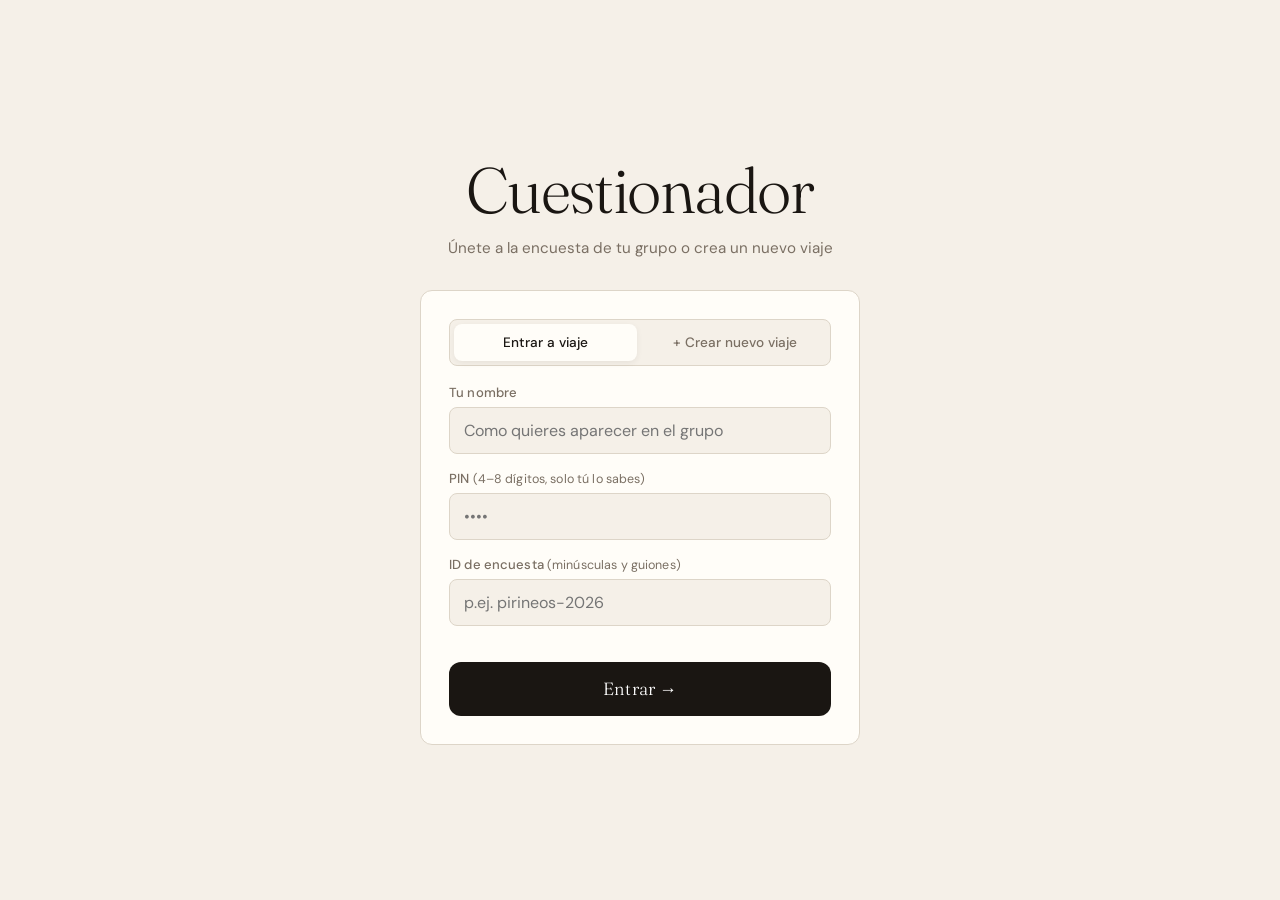
<file: src/index.html>
<!DOCTYPE html>
<html lang="es">
<head>
<meta charset="UTF-8">
<meta name="viewport" content="width=device-width, initial-scale=1.0">
<title>Cuestionador de viajes</title>
<link href="https://fonts.googleapis.com/css2?family=Fraunces:ital,opsz,wght@0,9..144,300;1,9..144,400&family=DM+Sans:wght@300;400;500;600;700&display=swap" rel="stylesheet">
<link rel="stylesheet" href="css/styles.css">
</head>
<body>

<!-- ═══════════════════════════ LOGIN / CREACIÓN ═════════════════════════ -->
<div id="login-screen">
  <div class="login-wrap">
    <header>
      <h1>Cuestionador</h1>
      <p style="margin-top:12px;color:var(--muted);font-size:0.95rem">Únete a la encuesta de tu grupo o crea un nuevo viaje</p>
    </header>
    <div class="card">
      <!-- Conmutador Entrar vs Crear -->
      <div class="login-mode-switch" style="display:grid;grid-template-columns:1fr 1fr;gap:6px;background:var(--bg);padding:4px;border-radius:8px;margin-bottom:18px;border:1px solid var(--border)">
        <button type="button" class="mode-tab active" id="tab-login-join">Entrar a viaje</button>
        <button type="button" class="mode-tab" id="tab-login-create">+ Crear nuevo viaje</button>
      </div>

      <div class="login-field">
        <label for="login-nombre">Tu nombre</label>
        <input type="text" id="login-nombre" placeholder="Como quieres aparecer en el grupo" autocomplete="name" maxlength="40">
      </div>
      <div class="login-field">
        <label for="login-pin">PIN <span style="color:var(--muted);font-size:0.78rem;font-weight:400">(4–8 dígitos, solo tú lo sabes)</span></label>
        <input type="password" id="login-pin" placeholder="••••" maxlength="8" inputmode="numeric" autocomplete="current-password">
      </div>
      <div class="login-field">
        <label for="login-eid">ID de encuesta <span style="color:var(--muted);font-size:0.78rem;font-weight:400">(minúsculas y guiones)</span></label>
        <input type="text" id="login-eid" placeholder="p.ej. pirineos-2026" autocomplete="off" maxlength="40">
      </div>

      <!-- Campos extra solo al crear nuevo viaje -->
      <div id="create-trip-fields" style="display:none;flex-direction:column;gap:14px;margin-top:12px;padding-top:12px;border-top:1px dashed var(--border)">
        <div class="login-field" style="margin-bottom:0">
          <label for="login-titulo">Título del viaje</label>
          <input type="text" id="login-titulo" placeholder="p.ej. Escapada Rural Diciembre" maxlength="80">
        </div>
        <div class="login-field" style="margin-bottom:0">
          <label for="login-plantilla">Plantilla inicial de preguntas</label>
          <select id="login-plantilla">
            <option value="vacia">✨ En blanco (0 preguntas, crear todo a medida)</option>
            <option value="minima">⚡ Mínima (Disponibilidad + Presupuesto + Notas)</option>
            <option value="completa">🧳 Completa de viaje (Plan, Casas, Precio, Transporte, Fechas, Notas)</option>
          </select>
        </div>
      </div>

      <div class="login-error" id="login-error"></div>
      <button class="btn-generate" id="btn-login" style="margin-top:20px">Entrar →</button>
      <button class="btn-generate" id="btn-create-trip" type="button" style="margin-top:20px;display:none;background:var(--accent2)">Crear viaje y entrar →</button>
    </div>
  </div>
</div>

<!-- ═══════════════════════════ SURVEY & POST-SURVEY ═════════════════════ -->
<div id="survey-screen" style="display:none">
  <header>
    <h1>Cuestionario de <em>vacas</em></h1>
    <div class="user-tag" id="user-tag">
      <span id="utag-nombre">—</span>
      <span class="eid" id="utag-eid"></span>
      <span class="poll-dot" id="poll-dot" title="Sincronización activa"></span>
      <button class="btn-logout" id="btn-logout" title="Cerrar sesión">✕</button>
    </div>
  </header>

  <!-- NAVEGACIÓN DE 3 ESPACIOS -->
  <nav class="mode-tabs" id="mode-tabs">
    <button type="button" class="mode-tab active" data-mode="survey">
      <span>1. Tu Cuestionario</span>
      <span class="tab-badge" id="badge-draft" style="display:none">● Borrador</span>
    </button>
    <button type="button" class="mode-tab" data-mode="consensus">
      <span>2. Consenso y Reformulario</span>
      <span class="tab-count" id="count-resp">0</span>
    </button>
    <button type="button" class="mode-tab" data-mode="debate">
      <span>3. Sala de Debate</span>
      <span class="tab-count" id="count-debate">0</span>
    </button>
  </nav>

  <div id="gas-status" style="max-width:880px;margin:0 auto 18px"></div>

  <!-- ── VISTA 1: ENCUESTA INDIVIDUAL ─────────────────────────────────── -->
  <div class="form-wrap" id="view-survey">

    <div id="questions-container" style="display:flex;flex-direction:column;gap:24px"></div>

    <!-- PROPONER NUEVA SECCIÓN -->
    <div class="card" id="add-question-card">
      <div class="card-title"><span class="num">+</span> Ampliar el cuestionario</div>
      <button class="add-opt-trigger" id="btn-toggle-add-q" type="button">+ Proponer una nueva pregunta al grupo</button>
      <div class="add-q-form" id="add-q-form">
        <div class="add-q-field">
          <label>Tipo de pregunta</label>
          <select id="add-q-tipo">
            <option value="checkbox">Selección múltiple (Checkbox)</option>
            <option value="voto-ponderado">Votación con puntos (-1, +1, +3)</option>
            <option value="radio">Selección única (Radio)</option>
            <option value="casas">Listado de casas (Nombre + Precio + URL)</option>
            <option value="slider">Rango numérico (Slider)</option>
            <option value="disponibilidad">Calendario y fechas (Disponibilidad)</option>
            <option value="textarea">Texto libre</option>
          </select>
        </div>
        <div class="add-q-field">
          <label>Texto de la pregunta</label>
          <input type="text" id="add-q-label" placeholder="p.ej. ¿Qué aspectos son imprescindibles?">
        </div>
        <div id="add-q-opciones-wrap" class="add-q-field">
          <label>Opciones iniciales</label>
          <div class="add-q-opts-container" id="add-q-opts-container">
            <div class="add-q-opt-row">
              <input type="text" placeholder="Opción 1">
              <button class="btn-remove" type="button">✕</button>
            </div>
          </div>
          <button class="btn-add-q-opt" type="button" id="btn-add-q-opt">+ Opción</button>
        </div>
        <div id="add-q-slider-wrap" style="display:none" class="add-q-field">
          <label>Configuración del rango</label>
          <div class="slider-config">
            <div><label>Mínimo</label><input type="number" id="aq-min" value="0"></div>
            <div><label>Máximo</label><input type="number" id="aq-max" value="100"></div>
            <div><label>Paso</label><input type="number" id="aq-step" value="10"></div>
          </div>
        </div>
        <button class="btn-propose" type="button" id="btn-submit-new-q">Proponer al grupo →</button>
      </div>
    </div>

    <!-- AUSENCIAS -->
    <div class="card" id="ausencias-card" style="display:none">
      <div class="card-title"><span class="num">👥</span> Probabilidades de asistencia</div>
      <p class="aus-note">Los votos son públicos y alimentan la simulación Monte Carlo de resiliencia del viaje.</p>
      <div style="font-size:0.85rem;color:var(--muted);margin-bottom:10px">¿Quién crees que es más probable que se caiga del plan? <span style="font-size:0.78rem">(puedes votarte a ti mismo)</span></div>
      <div class="options-list" id="aus-respondentes-list"></div>
      <div class="aus-prob">
        <div style="font-size:0.85rem;color:var(--muted);margin-bottom:10px">¿Cuánta probabilidad hay de que vayas tú?</div>
        <div class="price-display" id="aus-prob-display">80%</div>
        <input type="range" id="aus-prob-slider" min="0" max="100" step="5" value="80">
        <div class="price-labels"><span>0%</span><span>50%</span><span>100%</span></div>
      </div>
      <div class="aus-votos" id="aus-votos-publicos" style="display:none">
        <h4>Votos del grupo</h4>
        <div id="aus-votos-candidatos"></div>
      </div>
    </div>

    <!-- BARRA PERSISTENTE DE GUARDADO / ENVÍO -->
    <div class="sticky-submit-bar">
      <span class="sync-state" id="sticky-sync-state">Comprobando estado de tus respuestas…</span>
      <button class="btn-generate" id="btn-generate" type="button">Enviar mi respuesta →</button>
    </div>

  </div><!-- /view-survey -->

  <!-- ── VISTA 2: CONSENSO, FACTIBILIDAD Y REFORMULARIO ───────────────── -->
  <div class="wide-wrap" id="view-consensus" style="display:none">
    <div id="consensus-container" style="display:flex;flex-direction:column;gap:20px"></div>
  </div>

  <!-- ── VISTA 3: SALA DE DEBATE (DIFERIDO + DIRECTO) ─────────────────── -->
  <div class="wide-wrap" id="view-debate" style="display:none">
    <div id="debate-container"></div>
  </div>

</div><!-- /survey-screen -->

<script src="js/config.js"></script>
<script src="js/api.js"></script>
<script src="js/state.js"></script>
<script src="js/types.js"></script>
<script src="js/questions.js"></script>
<script src="js/proscontras.js"></script>
<script src="js/ausencias.js"></script>
<script src="js/forms.js"></script>
<script src="js/answers.js"></script>
<script src="js/reformulario.js"></script>
<script src="js/debate.js"></script>
<script src="js/polling.js"></script>
<script src="js/auth.js"></script>
<script src="js/main.js"></script>
</body>
</html>
</file>
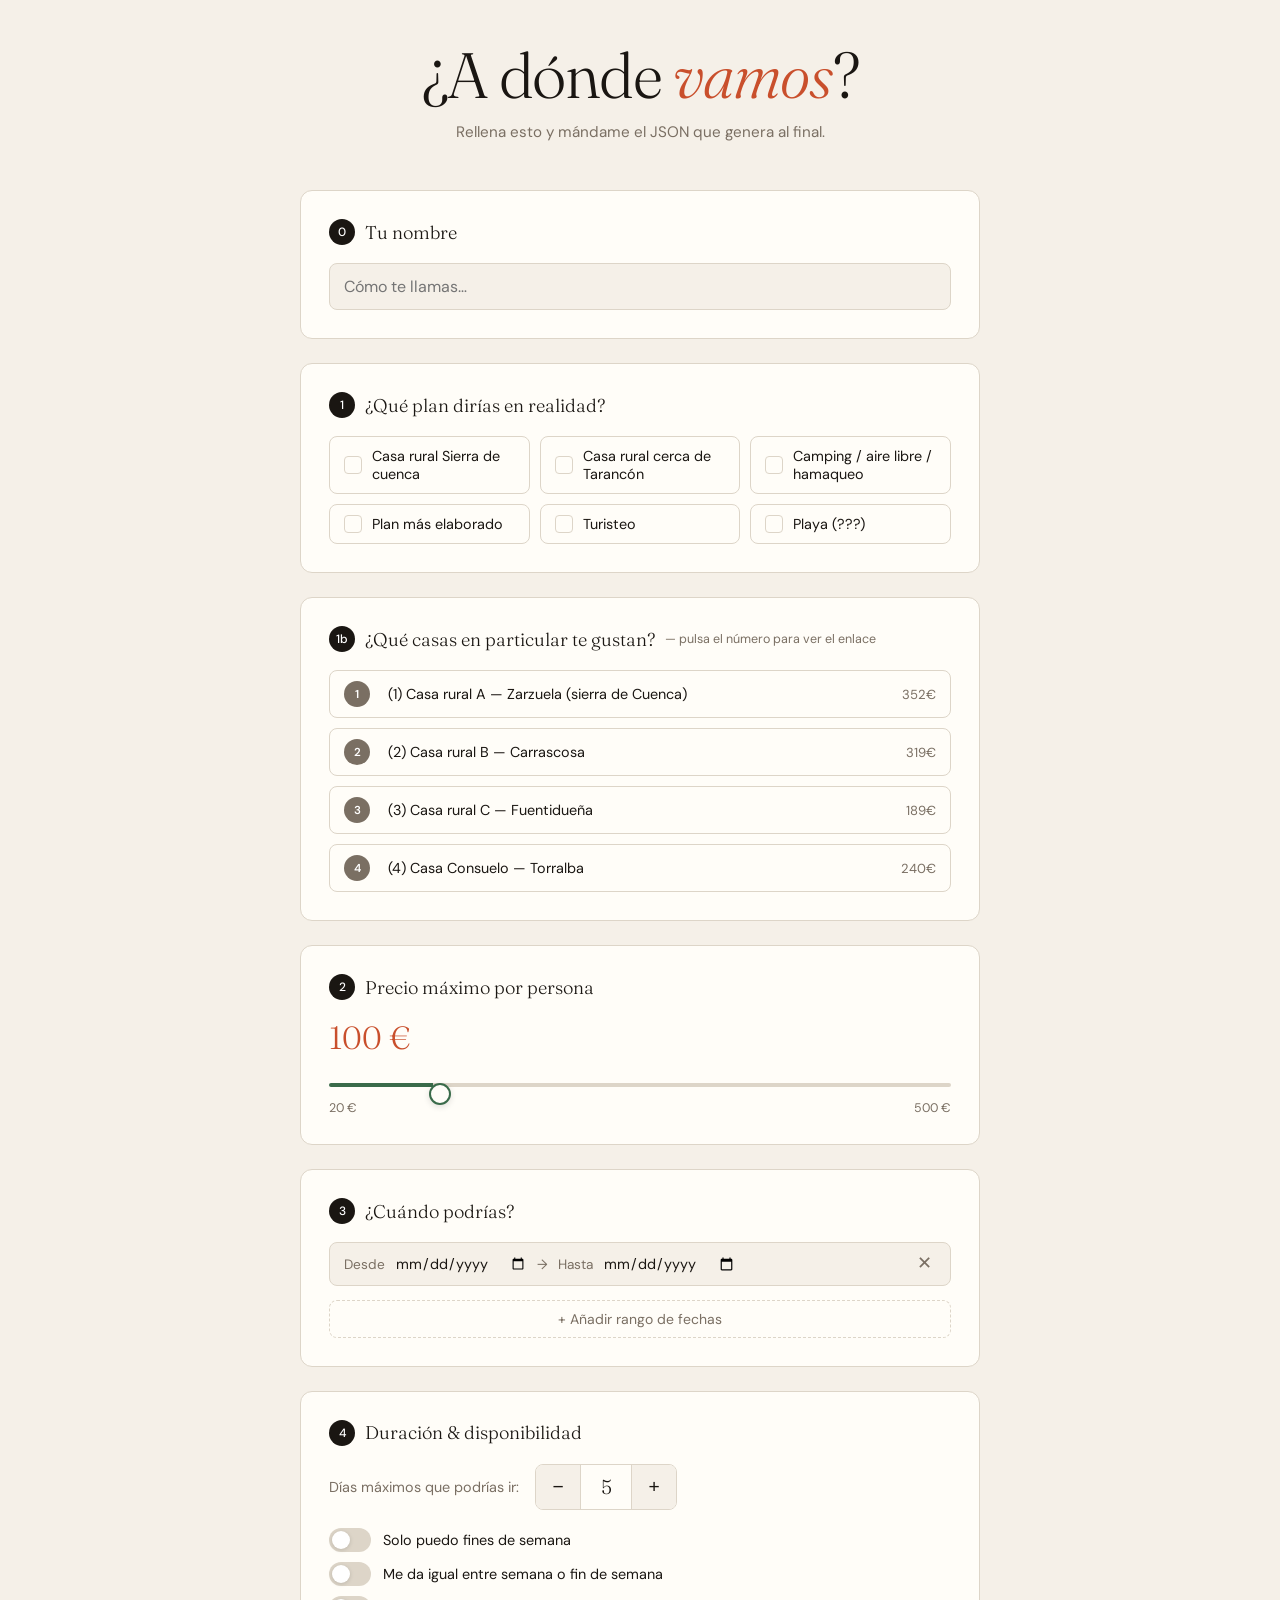
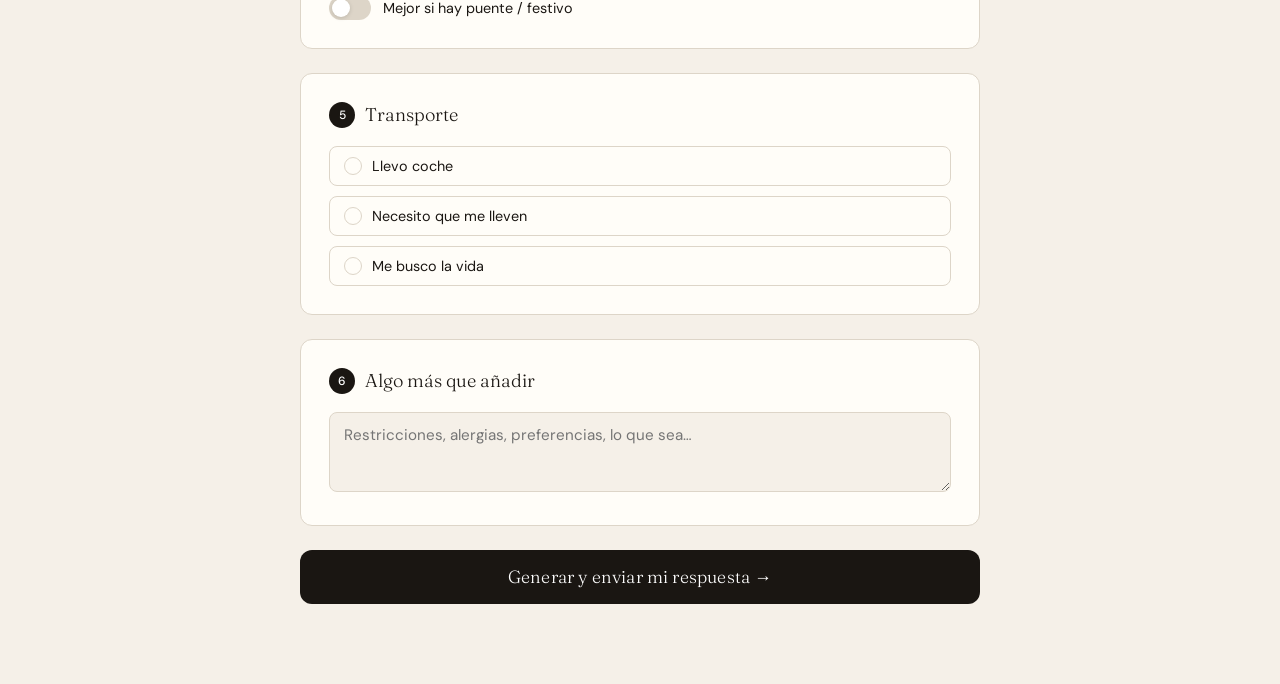
<file: encuesta_viaje.html>
<!DOCTYPE html>
<html lang="es">
<head>
<meta charset="UTF-8">
<meta name="viewport" content="width=device-width, initial-scale=1.0">
<title>¿A dónde vamos?</title>
<link href="https://fonts.googleapis.com/css2?family=Fraunces:ital,opsz,wght@0,9..144,300;1,9..144,400&family=DM+Sans:wght@300;400;500&display=swap" rel="stylesheet">
<style>
  *, *::before, *::after { box-sizing: border-box; margin: 0; padding: 0; }

  button, label, a, input, textarea {
    -webkit-tap-highlight-color: transparent;
    touch-action: manipulation;
  }

  :root {
    --bg: #f5f0e8;
    --card: #fffdf8;
    --ink: #1a1612;
    --muted: #7a6f63;
    --accent: #c94f2c;
    --accent2: #3a6b4a;
    --border: #ddd5c8;
    --radius: 12px;
  }

  body {
    font-family: 'DM Sans', sans-serif;
    background: var(--bg);
    color: var(--ink);
    min-height: 100vh;
    padding: 40px 20px 80px;
  }

  header {
    text-align: center;
    margin-bottom: 48px;
  }

  header h1 {
    font-family: 'Fraunces', serif;
    font-size: clamp(2.4rem, 6vw, 4rem);
    font-weight: 300;
    line-height: 1.1;
    letter-spacing: -0.02em;
  }

  header h1 em {
    font-style: italic;
    color: var(--accent);
  }

  header p {
    margin-top: 12px;
    color: var(--muted);
    font-size: 0.95rem;
  }

  .form-wrap {
    max-width: 680px;
    margin: 0 auto;
    display: flex;
    flex-direction: column;
    gap: 24px;
  }

  .card {
    background: var(--card);
    border: 1px solid var(--border);
    border-radius: var(--radius);
    padding: 28px;
  }

  .card-title {
    font-family: 'Fraunces', serif;
    font-size: 1.15rem;
    font-weight: 300;
    margin-bottom: 18px;
    display: flex;
    align-items: center;
    gap: 10px;
  }

  .card-title span.num {
    display: inline-flex;
    align-items: center;
    justify-content: center;
    width: 26px;
    height: 26px;
    border-radius: 50%;
    background: var(--ink);
    color: #fff;
    font-family: 'DM Sans', sans-serif;
    font-size: 0.75rem;
    font-weight: 500;
    flex-shrink: 0;
  }

  /* ── Nombre ── */
  input[type="text"] {
    width: 100%;
    border: 1px solid var(--border);
    border-radius: 8px;
    padding: 12px 14px;
    font-family: 'DM Sans', sans-serif;
    font-size: 1rem;
    background: var(--bg);
    color: var(--ink);
    outline: none;
    transition: border-color 0.2s;
  }
  input[type="text"]:focus { border-color: var(--accent); }

  /* ── Opciones destino ── */
  .options-grid {
    display: grid;
    grid-template-columns: repeat(auto-fill, minmax(190px, 1fr));
    gap: 10px;
  }

  .opt-label {
    display: flex;
    align-items: center;
    gap: 10px;
    padding: 10px 14px;
    border: 1px solid var(--border);
    border-radius: 8px;
    cursor: pointer;
    transition: border-color 0.15s, background 0.15s;
    font-size: 0.9rem;
    user-select: none;
  }

  .opt-label input {
    position: absolute;
    opacity: 0;
    pointer-events: none;
    width: 0; height: 0;
  }

  .opt-label .check {
    width: 18px; height: 18px;
    border: 1.5px solid var(--border);
    border-radius: 4px;
    flex-shrink: 0;
    transition: background 0.15s, border-color 0.15s;
    display: flex; align-items: center; justify-content: center;
  }

  .opt-label input:checked ~ .check {
    background: var(--accent2);
    border-color: var(--accent2);
  }

  .opt-label input:checked ~ .check::after {
    content: '';
    display: block;
    width: 5px; height: 9px;
    border: 2px solid #fff;
    border-top: none; border-left: none;
    transform: rotate(45deg) translate(-1px, -1px);
  }

  .opt-label:has(input:checked) {
    border-color: var(--accent2);
    background: #eef5f0;
  }

  /* ── Slider precio ── */
  .price-display {
    font-family: 'Fraunces', serif;
    font-size: 2rem;
    font-weight: 300;
    color: var(--accent);
    margin-bottom: 14px;
  }

  input[type="range"] {
    -webkit-appearance: none;
    appearance: none;
    width: 100%;
    height: 4px;
    border-radius: 2px;
    background: linear-gradient(to right, var(--accent2) var(--pct, 0%), var(--border) var(--pct, 0%));
    outline: none;
    cursor: pointer;
  }

  input[type="range"]::-webkit-slider-runnable-track {
    width: 100%; height: 4px; border-radius: 2px;
  }

  input[type="range"]::-webkit-slider-thumb {
    -webkit-appearance: none;
    width: 22px; height: 22px;
    border-radius: 50%;
    background: var(--card);
    border: 2px solid var(--accent2);
    box-shadow: 0 2px 6px rgba(0,0,0,0.12);
    transition: transform 0.15s;
  }

  input[type="range"]::-webkit-slider-thumb:active { transform: scale(1.15); }

  input[type="range"]::-moz-range-thumb {
    width: 22px; height: 22px;
    border-radius: 50%;
    background: var(--card);
    border: 2px solid var(--accent2);
    box-shadow: 0 2px 6px rgba(0,0,0,0.12);
    cursor: pointer;
  }

  input[type="range"]::-moz-range-track {
    height: 4px;
    border-radius: 2px;
    background: linear-gradient(to right, var(--accent2) var(--pct, 0%), var(--border) var(--pct, 0%));
  }

  .transport-opts {
    display: flex;
    flex-direction: column;
    gap: 10px;
  }

  /* Radio buttons reutilizan .opt-label; check-radio los hace circulares */
  .check-radio { border-radius: 50% !important; }
  .check-radio::after {
    width: 8px !important; height: 8px !important;
    border: none !important;
    border-radius: 50% !important;
    background: #fff;
    transform: none !important;
  }
  .opt-label input[type="radio"] {
    position: absolute;
    opacity: 0;
    pointer-events: none;
    width: 0; height: 0;
  }
  .opt-label:has(input[type="radio"]:checked) {
    border-color: var(--accent2);
    background: #eef5f0;
  }
  .opt-label input[type="radio"]:checked ~ .check-radio {
    background: var(--accent2);
    border-color: var(--accent2);
  }
  .opt-label.is-checked-radio {
    border-color: var(--accent2);
    background: #eef5f0;
  }

  .price-labels {
    display: flex;
    justify-content: space-between;
    font-size: 0.78rem;
    color: var(--muted);
    margin-top: 8px;
  }

  /* ── Días disponibles ── */
  .ranges-list {
    display: flex;
    flex-direction: column;
    gap: 10px;
    margin-bottom: 14px;
  }

  .date-range-row {
    display: flex;
    align-items: center;
    gap: 10px;
    background: var(--bg);
    border: 1px solid var(--border);
    border-radius: 8px;
    padding: 10px 14px;
    flex-wrap: wrap;
  }

  .date-range-row label { font-size: 0.85rem; color: var(--muted); white-space: nowrap; }

  .date-range-row input[type="date"] {
    border: none;
    background: transparent;
    font-family: 'DM Sans', sans-serif;
    font-size: 0.9rem;
    color: var(--ink);
    outline: none;
    cursor: pointer;
    padding: 0;
    width: auto;
  }

  .date-range-row .sep { color: var(--muted); font-size: 0.85rem; }

  .btn-remove {
    margin-left: auto;
    background: none;
    border: none;
    cursor: pointer;
    color: var(--muted);
    font-size: 1.1rem;
    line-height: 1;
    padding: 2px 4px;
    border-radius: 4px;
    transition: color 0.15s;
  }
  .btn-remove:hover { color: var(--accent); }

  .btn-add {
    display: inline-flex;
    align-items: center;
    gap: 6px;
    background: none;
    border: 1px dashed var(--border);
    border-radius: 8px;
    padding: 9px 16px;
    font-family: 'DM Sans', sans-serif;
    font-size: 0.875rem;
    color: var(--muted);
    cursor: pointer;
    transition: border-color 0.15s, color 0.15s;
    width: 100%;
    justify-content: center;
  }
  .btn-add:hover { border-color: var(--accent2); color: var(--accent2); }

  /* ── Días máximos ── */
  .dias-row {
    display: flex;
    align-items: center;
    gap: 16px;
    flex-wrap: wrap;
  }

  .stepper {
    display: flex;
    align-items: center;
    gap: 0;
    border: 1px solid var(--border);
    border-radius: 8px;
    overflow: hidden;
  }

  .stepper button {
    background: var(--bg);
    border: none;
    width: 44px;
    height: 44px;
    font-size: 1.2rem;
    cursor: pointer;
    color: var(--ink);
    transition: background 0.15s;
  }
  .stepper button:hover { background: var(--border); }

  .stepper span {
    width: 52px;
    text-align: center;
    font-family: 'Fraunces', serif;
    font-size: 1.25rem;
    font-weight: 300;
    border-left: 1px solid var(--border);
    border-right: 1px solid var(--border);
    line-height: 44px;
  }

  /* ── Toggle fines de semana ── */
  .toggle-wrap {
    display: flex;
    flex-direction: column;
    gap: 10px;
    margin-top: 18px;
  }

  .toggle-label {
    display: flex;
    align-items: center;
    gap: 12px;
    cursor: pointer;
    font-size: 0.9rem;
    user-select: none;
  }

  .toggle-label input {
    position: absolute;
    opacity: 0;
    pointer-events: none;
    width: 0; height: 0;
  }

  .toggle-pill {
    width: 42px; height: 24px;
    border-radius: 12px;
    background: var(--border);
    position: relative;
    flex-shrink: 0;
    transition: background 0.2s;
  }

  .toggle-pill::after {
    content: '';
    position: absolute;
    top: 3px; left: 3px;
    width: 18px; height: 18px;
    border-radius: 50%;
    background: #fff;
    transition: transform 0.2s;
    box-shadow: 0 1px 4px rgba(0,0,0,0.15);
  }

  .toggle-label input:checked + .toggle-pill { background: var(--accent2); }
  .toggle-label input:checked + .toggle-pill::after { transform: translateX(18px); }

  /* ── Notas ── */
  textarea {
    width: 100%;
    border: 1px solid var(--border);
    border-radius: 8px;
    padding: 12px 14px;
    font-family: 'DM Sans', sans-serif;
    font-size: 0.95rem;
    background: var(--bg);
    color: var(--ink);
    outline: none;
    resize: vertical;
    min-height: 80px;
    transition: border-color 0.2s;
  }
  textarea:focus { border-color: var(--accent); }

  /* ── Botón generar ── */
  .btn-generate {
    width: 100%;
    padding: 16px;
    background: var(--ink);
    color: #fff;
    border: none;
    border-radius: var(--radius);
    font-family: 'Fraunces', serif;
    font-size: 1.1rem;
    font-weight: 300;
    letter-spacing: 0.01em;
    cursor: pointer;
    transition: background 0.2s, transform 0.15s;
  }
  .btn-generate:hover { background: #2e2820; transform: translateY(-1px); }
  .btn-generate:active { transform: translateY(0); }

  /* ── Output JSON ── */
  .output-box {
    display: none;
  }

  .output-box.visible { display: block; }

  .output-box pre {
    background: #1a1612;
    color: #e8dfd0;
    border-radius: var(--radius);
    padding: 22px;
    font-size: 0.82rem;
    line-height: 1.6;
    overflow-x: auto;
    white-space: pre-wrap;
    word-break: break-all;
  }

  .output-actions {
    display: flex;
    gap: 10px;
    margin-top: 12px;
  }

  .btn-copy, .btn-dl {
    flex: 1;
    padding: 12px;
    border-radius: 8px;
    font-family: 'DM Sans', sans-serif;
    font-size: 0.9rem;
    cursor: pointer;
    transition: opacity 0.15s;
    border: none;
  }

  .btn-copy { background: var(--accent2); color: #fff; }
  .btn-dl { background: var(--accent); color: #fff; }
  .btn-copy:hover, .btn-dl:hover { opacity: 0.85; }

  .copied-toast {
    display: none;
    text-align: center;
    font-size: 0.85rem;
    color: var(--accent2);
    margin-top: 8px;
  }

  /* ── Casas con enlace numerado ── */
  .casa-row {
    display: flex;
    align-items: center;
    gap: 8px;
    padding: 10px 14px;
    border: 1px solid var(--border);
    border-radius: 8px;
    transition: border-color 0.15s, background 0.15s;
  }
  .casa-row:has(input:checked) { border-color: var(--accent2); background: #eef5f0; }

  .casa-num {
    display: inline-flex;
    align-items: center;
    justify-content: center;
    width: 26px; height: 26px;
    border-radius: 50%;
    background: var(--muted);
    color: #fff;
    font-size: 0.72rem;
    font-weight: 600;
    text-decoration: none;
    flex-shrink: 0;
    transition: background 0.15s;
    font-family: 'DM Sans', sans-serif;
  }
  .casa-num:hover { background: var(--accent); }

  .casa-label {
    display: flex;
    align-items: center;
    gap: 10px;
    cursor: pointer;
    font-size: 0.9rem;
    user-select: none;
    flex: 1;
  }
  .casa-label input {
    position: absolute;
    opacity: 0;
    pointer-events: none;
    width: 0; height: 0;
  }
  .casa-label:has(input:checked) .check { background: var(--accent2); border-color: var(--accent2); }
  .casa-label:has(input:checked) .check::after {
    content: '';
    display: block;
    width: 5px; height: 9px;
    border: 2px solid #fff;
    border-top: none; border-left: none;
    transform: rotate(45deg) translate(-1px, -1px);
  }

  .casa-precio {
    margin-left: auto;
    font-size: 0.82rem;
    color: var(--muted);
    white-space: nowrap;
  }
</style>
</head>
<body>

<header>
  <h1>¿A dónde <em>vamos</em>?</h1>
  <p>Rellena esto y mándame el JSON que genera al final.</p>
</header>

<div class="form-wrap">

  <!-- 0. Nombre -->
  <div class="card">
    <div class="card-title"><span class="num">0</span> Tu nombre</div>
    <input type="text" id="nombre" placeholder="Cómo te llamas…">
  </div>

  <!-- 1. Opciones destino -->
  <div class="card">
    <div class="card-title"><span class="num">1</span> ¿Qué plan dirías en realidad?</div>
    <div class="options-grid" id="opciones-grid">
      <!-- generadas por JS -->
    </div>
  </div>
  <!-- 1b. Casas rurales específicas -->
  <div class="card">
    <div class="card-title"><span class="num">1b</span> ¿Qué casas en particular te gustan? <span style="font-size:0.78rem;color:var(--muted);font-family:'DM Sans',sans-serif;font-weight:400"> — pulsa el número para ver el enlace</span></div>
    <div id="casas-grid" style="display:flex; flex-direction:column; gap:10px;"></div>
  </div>

  <!-- 2. Precio máximo -->
  <div class="card">
    <div class="card-title"><span class="num">2</span> Precio máximo por persona</div>
    <div class="price-display" id="price-val">100 €</div>
    <input type="range" id="precio" min="20" max="500" step="20" value="100">
    <div class="price-labels"><span>20 €</span><span>500 €</span></div>
  </div>

  <!-- 3. Rangos de fechas disponibles -->
  <div class="card">
    <div class="card-title"><span class="num">3</span> ¿Cuándo podrías?</div>
    <div class="ranges-list" id="ranges-list"></div>
    <button class="btn-add">+ Añadir rango de fechas</button>
  </div>

  <!-- 4. Días máximos + disponibilidad fin de semana -->
  <div class="card">
    <div class="card-title"><span class="num">4</span> Duración &amp; disponibilidad</div>
    <div class="dias-row">
      <span style="font-size:0.9rem; color:var(--muted)">Días máximos que podrías ir:</span>
      <div class="stepper">
        <button>−</button>
        <span id="dias-val">5</span>
        <button>+</button>
      </div>
    </div>
    <div class="toggle-wrap">
      <label class="toggle-label">
        <input type="checkbox" id="solo-finde">
        <span class="toggle-pill"></span>
        Solo puedo fines de semana
      </label>
      <label class="toggle-label">
        <input type="checkbox" id="me-da-igual">
        <span class="toggle-pill"></span>
        Me da igual entre semana o fin de semana
      </label>
      <label class="toggle-label">
        <input type="checkbox" id="puente">
        <span class="toggle-pill"></span>
        Mejor si hay puente / festivo
      </label>
    </div>
  </div>

  <!-- 5. Transporte -->
  <div class="card">
    <div class="card-title"><span class="num">5</span> Transporte</div>
    <div class="transport-opts" id="transport-opts">
      <label class="opt-label">
        <input type="radio" name="transporte" value="llevo-coche">
        <span class="check check-radio"></span>
        Llevo coche
      </label>
      <label class="opt-label">
        <input type="radio" name="transporte" value="necesito">
        <span class="check check-radio"></span>
        Necesito que me lleven
      </label>
      <label class="opt-label">
        <input type="radio" name="transporte" value="propio">
        <span class="check check-radio"></span>
        Me busco la vida
      </label>
    </div>
    <div id="plazas-wrap" style="display:none; margin-top:14px; align-items:center; gap:12px; flex-wrap:wrap;">
      <span style="font-size:0.9rem; color:var(--muted)">Plazas libres en mi coche:</span>
      <div class="stepper" id="stepper-plazas">
        <button type="button">−</button>
        <span id="plazas-val">3</span>
        <button type="button">+</button>
      </div>
    </div>
  </div>

  <!-- 6. Notas -->
  <div class="card">
    <div class="card-title"><span class="num">6</span> Algo más que añadir</div>
    <textarea id="notas" placeholder="Restricciones, alergias, preferencias, lo que sea…"></textarea>
  </div>

  <div id="gas-status" style="display:none; text-align:center; font-size:0.85rem; padding:8px; border-radius:8px; margin-bottom:-8px;"></div>
  <button class="btn-generate">Generar y enviar mi respuesta →</button>

  <div class="output-box" id="output-box">
    <div class="card">
      <div class="card-title" style="margin-bottom:12px"><span class="num">✓</span> Tu respuesta</div>
      <pre id="output-json"></pre>
      <div class="output-actions">
        <button class="btn-copy">Copiar</button>
        <button class="btn-dl">Descargar .json</button>
      </div>
      <div class="copied-toast" id="copied-toast">Copiao al portapapeles</div>
    </div>
  </div>

</div>

<script>
document.addEventListener('DOMContentLoaded', () => {

  // ── CONFIGURACIÓN ─────────────────────────────────────────────────────
  // Pega aquí la URL de tu Google Apps Script desplegado (o déjalo vacío
  // para modo solo-local: el JSON se muestra pero no se envía).
  const GAS_URL = 'https://script.google.com/macros/s/AKfycbyyusk-rXLkp3mSzCcR4kPBRdf94Dr6V44Yhnd_u0WcHfMXcRzjXai22WeRVXDXMV57BA/exec';

  const OPCIONES = [
    "Casa rural Sierra de cuenca",
    "Casa rural cerca de Tarancón",
    "Camping / aire libre / hamaqueo",
    "Plan más elaborado",
    "Turisteo",
    "Playa (???)"
  ];

  const PLANES = [
    { nombre: "Casa rural A — Zarzuela (sierra de Cuenca)", precio: "352€", url: "https://www.airbnb.es/rooms/27416516?adults=5&check_in=2026-03-27&check_out=2026-03-29" },
    { nombre: "Casa rural B — Carrascosa",                  precio: "319€", url: "https://www.airbnb.es/rooms/1527395547779642775?adults=5&check_in=2026-03-27&check_out=2026-03-29" },
    { nombre: "Casa rural C — Fuentidueña",                 precio: "189€", url: "https://www.airbnb.es/rooms/33527166?adults=5&check_in=2026-03-27&check_out=2026-03-29" },
    { nombre: "Casa Consuelo — Torralba",                   precio: "240€", url: "https://www.booking.com/hotel/es/casa-consuelo-torralba-cuenca.es.html" },
  ];

  const LS_KEY = 'viaje_draft';
  let dias = 5;
  let plazas = 3;
  let rangeCount = 0;
  let jsonDataCache = '';
  let nombreDataCache = '';
  let debounceTimer = null;

  // ── PERSISTENCIA localStorage ─────────────────────────────────────────
  function guardarBorrador() {
    try {
      const rangos = Array.from(document.querySelectorAll('.date-range-row')).map(row => ({
        desde: row.querySelector('.range-from').value || null,
        hasta: row.querySelector('.range-to').value || null,
      }));
      const draft = {
        nombre:     document.getElementById('nombre').value,
        opciones:   Array.from(document.querySelectorAll('.opt-label input[type=checkbox]:checked')).map(c => c.value),
        casas:      Array.from(document.querySelectorAll('.casa-label input:checked')).map(c => c.value),
        precio:     document.getElementById('precio').value,
        dias,
        plazas,
        transporte: (document.querySelector('input[name=transporte]:checked') || {}).value || null,
        soloFinde:  document.getElementById('solo-finde').checked,
        meDaIgual:  document.getElementById('me-da-igual').checked,
        puente:     document.getElementById('puente').checked,
        rangos,
        notas:      document.getElementById('notas').value,
      };
      localStorage.setItem(LS_KEY, JSON.stringify(draft));
    } catch (e) { /* localStorage bloqueado en algunos contextos privados */ }
  }

  function triggerGuardar() {
    clearTimeout(debounceTimer);
    debounceTimer = setTimeout(guardarGuardar, 800);
  }
  // alias para evitar confusión
  function triggerSave() {
    clearTimeout(debounceTimer);
    debounceTimer = setTimeout(guardarBorrador, 800);
  }

  function restaurarBorrador(draft) {
    if (!draft) return;
    if (draft.nombre)   document.getElementById('nombre').value = draft.nombre;
    if (draft.precio)  { document.getElementById('precio').value = draft.precio; updateSlider(); }
    if (draft.dias)    { dias = draft.dias; document.getElementById('dias-val').textContent = dias; }
    if (draft.plazas)  { plazas = draft.plazas; document.getElementById('plazas-val').textContent = plazas; }
    if (draft.notas)    document.getElementById('notas').value = draft.notas;
    if (draft.soloFinde) document.getElementById('solo-finde').checked = true;
    if (draft.meDaIgual) document.getElementById('me-da-igual').checked = true;
    if (draft.puente)    document.getElementById('puente').checked = true;

    // Opciones
    if (draft.opciones) {
      document.querySelectorAll('.opt-label input[type=checkbox]').forEach(inp => {
        if (draft.opciones.includes(inp.value)) {
          inp.checked = true;
          inp.closest('.opt-label').classList.add('is-checked');
        }
      });
    }
    // Casas
    if (draft.casas) {
      document.querySelectorAll('.casa-label input').forEach(inp => {
        if (draft.casas.includes(inp.value)) {
          inp.checked = true;
          inp.closest('.casa-row').classList.add('is-checked');
        }
      });
    }
    // Transporte
    if (draft.transporte) {
      const r = document.querySelector(`input[name=transporte][value="${draft.transporte}"]`);
      if (r) {
        r.checked = true;
        r.closest('.opt-label').classList.add('is-checked-radio');
        if (draft.transporte === 'llevo-coche') {
          document.getElementById('plazas-wrap').style.display = 'flex';
        }
      }
    }
    // Rangos (elimina el inicial vacío y reconstruye)
    if (draft.rangos && draft.rangos.length) {
      document.getElementById('ranges-list').innerHTML = '';
      rangeCount = 0;
      draft.rangos.forEach(r => {
        addRange(r.desde, r.hasta);
      });
    }
  }

  // ── INIT DOM ──────────────────────────────────────────────────────────
  function initDOM() {
    // Opciones de destino
    const gridOpciones = document.getElementById('opciones-grid');
    OPCIONES.forEach(op => {
      const lbl = document.createElement('label');
      lbl.className = 'opt-label';
      const input = document.createElement('input');
      input.type = 'checkbox';
      input.value = op;
      const spanCheck = document.createElement('span');
      spanCheck.className = 'check';
      lbl.appendChild(input);
      lbl.appendChild(spanCheck);
      lbl.appendChild(document.createTextNode(' ' + op));
      gridOpciones.appendChild(lbl);
    });

    // Casas con enlace
    const gridCasas = document.getElementById('casas-grid');
    PLANES.forEach((plan, i) => {
      const n = i + 1;
      const row = document.createElement('div');
      row.className = 'casa-row';
      const a = document.createElement('a');
      a.className = 'casa-num';
      a.href = plan.url;
      a.target = '_blank';
      a.rel = 'noopener';
      a.textContent = n;
      a.addEventListener('click', e => e.stopPropagation());
      const lbl = document.createElement('label');
      lbl.className = 'casa-label';
      const input = document.createElement('input');
      input.type = 'checkbox';
      input.value = `${n}. ${plan.nombre}`;
      const spanCheck = document.createElement('span');
      spanCheck.className = 'check';
      const spanText = document.createElement('span');
      spanText.textContent = `(${n}) ${plan.nombre}`;
      lbl.appendChild(input);
      lbl.appendChild(spanCheck);
      lbl.appendChild(spanText);
      const spanPrecio = document.createElement('span');
      spanPrecio.className = 'casa-precio';
      spanPrecio.textContent = plan.precio;
      row.appendChild(a);
      row.appendChild(lbl);
      row.appendChild(spanPrecio);
      gridCasas.appendChild(row);
    });

    // Rango inicial vacío
    addRange();
    updateSlider();

    // Restaurar borrador si existe
    try {
      const raw = localStorage.getItem(LS_KEY);
      if (raw) restaurarBorrador(JSON.parse(raw));
    } catch (e) {}
  }

  // ── ESTADO VISUAL (is-checked fallback) ───────────────────────────────
  document.addEventListener('change', (e) => {
    if (e.target.matches('.opt-label input[type=checkbox]'))
      e.target.closest('.opt-label').classList.toggle('is-checked', e.target.checked);
    if (e.target.matches('.casa-label input'))
      e.target.closest('.casa-row').classList.toggle('is-checked', e.target.checked);
    if (e.target.matches('input[name=transporte]')) {
      document.querySelectorAll('.opt-label input[name=transporte]').forEach(r =>
        r.closest('.opt-label').classList.toggle('is-checked-radio', r.checked)
      );
      document.getElementById('plazas-wrap').style.display =
        e.target.value === 'llevo-coche' ? 'flex' : 'none';
    }
    triggerSave();
  });
  document.addEventListener('input', triggerSave);

  // ── SLIDER ────────────────────────────────────────────────────────────
  const sliderPrecio = document.getElementById('precio');
  const priceVal = document.getElementById('price-val');
  function updateSlider() {
    const min = +sliderPrecio.min, max = +sliderPrecio.max, val = +sliderPrecio.value;
    const pct = ((val - min) / (max - min)) * 100;
    sliderPrecio.style.setProperty('--pct', pct + '%');
    priceVal.textContent = val + ' €';
  }
  sliderPrecio.addEventListener('input', updateSlider);

  // ── RANGOS DE FECHAS ──────────────────────────────────────────────────
  function addRange(desde = null, hasta = null) {
    rangeCount++;
    const id = rangeCount;
    const hoy = new Date().toISOString().split('T')[0];
    const row = document.createElement('div');
    row.className = 'date-range-row';
    row.id = 'range-' + id;
    // min solo en inputs nuevos vacíos; en restauración se omite para no invalidar fechas guardadas
    const minAttr = (desde || hasta) ? '' : `min="${hoy}"`;
    row.innerHTML = `
      <label>Desde</label>
      <input type="date" class="range-from" ${minAttr}>
      <span class="sep">→</span>
      <label>Hasta</label>
      <input type="date" class="range-to" ${minAttr}>
      <button type="button" class="btn-remove" data-id="${id}" title="Quitar">✕</button>
    `;
    if (desde) row.querySelector('.range-from').value = desde;
    if (hasta) row.querySelector('.range-to').value = hasta;
    row.querySelector('.btn-remove').addEventListener('click', function () {
      document.getElementById('range-' + this.dataset.id).remove();
      triggerSave();
    });
    document.getElementById('ranges-list').appendChild(row);
  }

  // ── STEPPER DÍAS ──────────────────────────────────────────────────────
  function changeDias(delta) {
    dias = Math.max(1, Math.min(30, dias + delta));
    document.getElementById('dias-val').textContent = dias;
    triggerSave();
  }

  // ── STEPPER PLAZAS ────────────────────────────────────────────────────
  function changePlazas(delta) {
    plazas = Math.max(1, Math.min(8, plazas + delta));
    document.getElementById('plazas-val').textContent = plazas;
    triggerSave();
  }

  // ── GENERAR + ENVIAR ──────────────────────────────────────────────────
  async function generarData() {
    const nombre = document.getElementById('nombre').value.trim() || 'Anónimo';
    const opciones = Array.from(document.querySelectorAll('.opt-label input[type=checkbox]:checked')).map(c => c.value);
    const casas = Array.from(document.querySelectorAll('.casa-label input:checked')).map(c => c.value);
    const precioMax = +document.getElementById('precio').value;
    const transporteEl = document.querySelector('input[name=transporte]:checked');
    const transporte = transporteEl ? transporteEl.value : null;

    const rangos = Array.from(document.querySelectorAll('.date-range-row')).map(row => ({
      desde: row.querySelector('.range-from').value || null,
      hasta: row.querySelector('.range-to').value || null,
    })).filter(r => r.desde || r.hasta);

    const invalido = rangos.find(r => r.desde && r.hasta && r.hasta < r.desde);
    if (invalido) {
      alert(`Rango inválido: "${invalido.desde}" → "${invalido.hasta}". La fecha de fin no puede ser anterior al inicio.`);
      return;
    }

    const data = {
      nombre, opciones, casas,
      precioMaxPP: precioMax,
      diasMax: dias,
      transporte: transporte === 'llevo-coche' ? { estado: 'llevo-coche', plazasLibres: plazas } : { estado: transporte },
      disponibilidad: {
        soloFinde: document.getElementById('solo-finde').checked,
        meDaIgual: document.getElementById('me-da-igual').checked,
        preferirPuente: document.getElementById('puente').checked,
      },
      rangosFechas: rangos,
      notas: document.getElementById('notas').value.trim() || null,
      timestamp: new Date().toISOString(),
    };

    jsonDataCache = JSON.stringify(data, null, 2);
    nombreDataCache = nombre;
    document.getElementById('output-json').textContent = jsonDataCache;
    const box = document.getElementById('output-box');
    box.classList.add('visible');
    box.scrollIntoView({ behavior: 'smooth', block: 'start' });

    // Enviar a Google Apps Script si está configurado
    if (GAS_URL) {
      const statusEl = document.getElementById('gas-status');
      statusEl.style.display = 'block';
      statusEl.style.background = '#f5f0e8';
      statusEl.style.color = '#7a6f63';
      statusEl.style.padding = '12px 16px';
      statusEl.textContent = 'Enviando…';
      try {
        await fetch(GAS_URL, {
          method: 'POST',
          mode: 'no-cors', // opaque response: no podemos leer el status HTTP de vuelta
          headers: { 'Content-Type': 'text/plain' }, // no-cors purga application/json de todas formas
          body: jsonDataCache,
        });
        // Llegamos aquí si hay conectividad, pero NO confirmamos que GAS lo procesó
        statusEl.style.background = '#eef5f0';
        statusEl.style.color = '#3a6b4a';
        statusEl.textContent = '✓ Petición enviada — descarga el JSON igualmente por si acaso';
      } catch (err) {
        // Solo salta en fallo de red real (sin internet, DNS, o Brave Shields bloqueando)
        statusEl.style.background = '#fdf0ec';
        statusEl.style.color = '#c94f2c';
        statusEl.style.fontWeight = '500';
        statusEl.textContent = '⚠ Sin conexión o bloqueado (Brave Shields u otro). Descarga o copia el JSON y mándaselo.';
        const actions = document.querySelector('.output-actions');
        if (actions) {
          actions.style.outline = '2px solid #c94f2c';
          actions.style.borderRadius = '8px';
          actions.style.padding = '4px';
        }
      }
    }

    // Limpiar borrador una vez generado
    try { localStorage.removeItem(LS_KEY); } catch (e) {}
  }

  function copiarPortapapeles() {
    if (!jsonDataCache) return;
    const mostrarToast = () => {
      const t = document.getElementById('copied-toast');
      t.style.display = 'block';
      setTimeout(() => t.style.display = 'none', 2200);
    };
    if (navigator.clipboard && navigator.clipboard.writeText) {
      navigator.clipboard.writeText(jsonDataCache).then(mostrarToast).catch(() => copiarFallback(mostrarToast));
    } else {
      copiarFallback(mostrarToast);
    }
  }

  function copiarFallback(onSuccess) {
    const ta = document.createElement('textarea');
    ta.value = jsonDataCache;
    ta.style.cssText = 'position:fixed;top:0;left:0;opacity:0;';
    document.body.appendChild(ta);
    ta.focus(); ta.select();
    try {
      document.execCommand('copy');
      if (onSuccess) onSuccess();
    } catch (e) {
      alert('Tu navegador no permite copiar automáticamente. Selecciona el texto del JSON manualmente.');
    }
    document.body.removeChild(ta);
  }

  function descargarJSON() {
    if (!jsonDataCache) return;
    const blob = new Blob([jsonDataCache], { type: 'application/json' });
    const a = document.createElement('a');
    a.href = URL.createObjectURL(blob);
    const safeName = nombreDataCache.normalize('NFD').replace(/[\u0300-\u036f]/g, '').replace(/[^a-z0-9]/gi, '-').toLowerCase() || 'respuesta';
    a.download = `viaje-${safeName}.json`;
    a.click();
    URL.revokeObjectURL(a.href);
  }

  // ── LISTENERS ─────────────────────────────────────────────────────────
  document.querySelector('.btn-add').addEventListener('click', () => { addRange(); triggerSave(); });
  document.querySelector('.btn-generate').addEventListener('click', generarData);
  document.querySelector('.btn-copy').addEventListener('click', copiarPortapapeles);
  document.querySelector('.btn-dl').addEventListener('click', descargarJSON);

  const stepperDiasBtns = document.querySelectorAll('.stepper button');
  stepperDiasBtns[0].addEventListener('click', () => changeDias(-1));
  stepperDiasBtns[1].addEventListener('click', () => changeDias(+1));

  const stepperPlazasBtns = document.querySelectorAll('#stepper-plazas button');
  stepperPlazasBtns[0].addEventListener('click', () => changePlazas(-1));
  stepperPlazasBtns[1].addEventListener('click', () => changePlazas(+1));

  initDOM();
});
</script>

<!--
╔══════════════════════════════════════════════════════════════════════╗
║  GOOGLE APPS SCRIPT — pega esto en script.google.com               ║
║  Despliega como webapp (Ejecutar como: yo, Acceso: cualquiera)      ║
║  Copia la URL de despliegue en la constante GAS_URL de arriba       ║
╠══════════════════════════════════════════════════════════════════════╣

function doPost(e) {
  // openById es obligatorio en scripts standalone (web app independiente).
  // getActiveSpreadsheet() devuelve null en ese contexto y daría error fatal.
  // Sustituye 'ID_DE_TU_HOJA' por el ID de tu Google Sheet (URL: /d/ESTE_ID/edit)
  const sheet = SpreadsheetApp.openById('ID_DE_TU_HOJA').getSheets()[0];

  const data = JSON.parse(e.postData.contents);

  if (sheet.getLastRow() === 0) {
    sheet.appendRow([
      'timestamp','nombre','opciones','casas','precioMaxPP','diasMax',
      'transporte','plazasLibres','soloFinde','meDaIgual','puente',
      'rangosFechas','notas'
    ]);
  }

  sheet.appendRow([
    data.timestamp,
    data.nombre,
    (data.opciones || []).join(' | '),
    (data.casas    || []).join(' | '),
    data.precioMaxPP,
    data.diasMax,
    data.transporte?.estado || '',
    data.transporte?.plazasLibres || '',
    data.disponibilidad?.soloFinde      ? 'sí' : 'no',
    data.disponibilidad?.meDaIgual      ? 'sí' : 'no',
    data.disponibilidad?.preferirPuente ? 'sí' : 'no',
    JSON.stringify(data.rangosFechas || []),
    data.notas || ''
  ]);

  return ContentService
    .createTextOutput(JSON.stringify({ ok: true }))
    .setMimeType(ContentService.MimeType.JSON);
}

╚══════════════════════════════════════════════════════════════════════╝
-->
</body>
</html>
</file>
<file: src/css/styles.css>
*, *::before, *::after { box-sizing: border-box; margin: 0; padding: 0; }
button, label, a, input, textarea, select { -webkit-tap-highlight-color: transparent; touch-action: manipulation; }

/* Seguridad: cualquier elemento con el atributo hidden debe quedar invisible e
   inerte. Sin esto, un modal marcado con hidden pero cuyo CSS le da display
   (p. ej. flex) seguiría tapando toda la página y bloquearía la interfaz. */
[hidden] { display: none !important; }

:root {
  --bg:     #f5f0e8;
  --card:   #fffdf8;
  --ink:    #1a1612;
  --muted:  #7a6f63;
  --accent: #c94f2c;
  --accent2:#3a6b4a;
  --accent3:#3a5f6b;
  --border: #ddd5c8;
  --rojo_negativo: #bb3030;
  --mas_tres: #0a6bcd;
  --mas_uno: #2c9121;
  --radius: 12px;
}

body { font-family: 'DM Sans', sans-serif; background: var(--bg); color: var(--ink); min-height: 100vh; }

/* ── LOGIN ─────────────────────────────────────────────────────────────── */
#login-screen {
  display: flex; align-items: center; justify-content: center;
  min-height: 100vh; padding: 24px 20px;
}
.login-wrap { width: 100%; max-width: 440px; }
.login-wrap header { text-align: center; margin-bottom: 32px; }
.login-field { margin-bottom: 16px; }
.login-field > label {
  display: block; font-size: 0.82rem; color: var(--muted);
  margin-bottom: 6px; font-weight: 500; letter-spacing: 0.01em;
}
.login-error {
  color: var(--accent); font-size: 0.85rem; margin-top: 12px;
  padding: 10px 14px; background: #fdf0ec; border-radius: 8px;
  display: none;
}

/* ── SURVEY ────────────────────────────────────────────────────────────── */
#survey-screen { padding: 40px 20px 80px; }

header { text-align: center; margin-bottom: 48px; }
header h1 {
  font-family: 'Fraunces', serif; font-size: clamp(2.4rem,6vw,4rem);
  font-weight: 300; line-height: 1.1; letter-spacing: -0.02em;
}
header h1 em { font-style: italic; color: var(--accent); }

.user-tag {
  display: inline-flex; align-items: center; gap: 8px; margin-top: 12px;
  background: var(--card); border: 1px solid var(--border); border-radius: 20px;
  padding: 5px 14px; font-size: 0.82rem;
}
.user-tag .eid { color: var(--muted); font-size: 0.78rem; }
.btn-logout {
  background: none; border: none; cursor: pointer; color: var(--muted);
  font-size: 0.82rem; padding: 0; transition: color 0.15s;
}
.btn-logout:hover { color: var(--accent); }

.poll-dot {
  display: inline-block; width: 7px; height: 7px; border-radius: 50%;
  background: var(--accent2); margin-left: 4px; vertical-align: middle;
  opacity: 0.25; transition: opacity 0.4s;
}
.poll-dot.syncing { opacity: 1; }

/* ── LAYOUT (raíl de secciones + columna principal) ────────────────────── */
.form-wrap {
  display: grid; grid-template-columns: 230px minmax(0, 720px);
  gap: 28px; max-width: 1010px; margin: 0 auto; align-items: start;
}
/* Colocación explícita en la cuadrícula: raíl en la columna izquierda y
   contenido principal en la derecha. Evita que elementos intermedios (p.ej.
   la tarjeta de participantes) desplacen el raíl si cambia el orden del DOM. */
.form-wrap > .sec-rail { grid-column: 1; grid-row: 1; }
.form-wrap > .sec-main { grid-column: 2; grid-row: 1; }
.sec-main { min-width: 0; display: flex; flex-direction: column; gap: 24px; }

.card { background: var(--card); border: 1px solid var(--border); border-radius: var(--radius); padding: 28px; }

.participants-note { color: var(--muted); font-size: 0.86rem; margin: -8px 0 14px; }
.participants-list { display: flex; flex-direction: column; }
.participant-row { display: flex; align-items: center; gap: 12px; padding: 10px 0; border-top: 1px solid var(--border); }
.participant-name { flex: 1; font-size: 0.9rem; overflow-wrap: anywhere; }
.participant-you { color: var(--muted); font-size: 0.78rem; }
.participant-vote { display: inline-flex; align-items: center; gap: 6px; font-size: 0.78rem; white-space: nowrap; }
.participant-vote.is-voter { color: var(--accent2); }
.participant-vote.not-voter { color: var(--muted); }
.participant-delete { border: 0; background: transparent; color: var(--muted); padding: 7px; cursor: pointer; }
.participant-delete:hover { color: var(--accent); }
.participant-delete:disabled { opacity: 0.45; cursor: wait; }
.participants-empty { color: var(--muted); font-size: 0.88rem; }
@media (max-width: 480px) { .participant-row { gap: 8px; } .participant-vote { font-size: 0.72rem; } }

.card-title {
  font-family: 'Fraunces', serif; font-size: 1.15rem; font-weight: 300;
  margin-bottom: 18px; display: flex; align-items: center; gap: 10px;
}
.card-title span.num {
  display: inline-flex; align-items: center; justify-content: center;
  width: 26px; height: 26px; border-radius: 50%;
  background: var(--ink); color: #fff;
  font-family: 'DM Sans', sans-serif; font-size: 0.75rem; font-weight: 500; flex-shrink: 0;
}

/* ── INPUTS ────────────────────────────────────────────────────────────── */
input[type="text"], input[type="password"], input[type="number"] {
  width: 100%; border: 1px solid var(--border); border-radius: 8px;
  padding: 12px 14px; font-family: 'DM Sans', sans-serif; font-size: 1rem;
  background: var(--bg); color: var(--ink); outline: none; transition: border-color 0.2s;
}
input[type="text"]:focus, input[type="password"]:focus, input[type="number"]:focus { border-color: var(--accent); }

textarea {
  width: 100%; border: 1px solid var(--border); border-radius: 8px;
  padding: 12px 14px; font-family: 'DM Sans', sans-serif; font-size: 0.95rem;
  background: var(--bg); color: var(--ink); outline: none;
  resize: vertical; min-height: 80px; transition: border-color 0.2s;
}
textarea:focus { border-color: var(--accent); }

select {
  width: 100%; padding: 10px 14px; border: 1px solid var(--border); border-radius: 8px;
  font-family: 'DM Sans', sans-serif; font-size: 0.9rem;
  background: var(--bg); color: var(--ink); outline: none; cursor: pointer;
  transition: border-color 0.2s;
}
select:focus { border-color: var(--accent); }

/* ── OPTIONS LIST ──────────────────────────────────────────────────────── */
.options-list { display: flex; flex-direction: column; gap: 4px; }
.opt-item { display: flex; flex-direction: column; }

.opt-label {
  display: flex; align-items: center; gap: 10px;
  padding: 10px 14px; border: 1px solid var(--border); border-radius: 8px;
  cursor: pointer; transition: border-color 0.15s, background 0.15s;
  font-size: 0.9rem; user-select: none;
}
.opt-label input { position: absolute; opacity: 0; pointer-events: none; width: 0; height: 0; }
.opt-label .check {
  width: 18px; height: 18px; border: 1.5px solid var(--border); border-radius: 4px;
  flex-shrink: 0; transition: background 0.15s, border-color 0.15s;
  display: flex; align-items: center; justify-content: center;
}
.opt-label input:checked ~ .check { background: var(--accent2); border-color: var(--accent2); }
.opt-label input:checked ~ .check::after {
  content: ''; display: block; width: 5px; height: 9px;
  border: 2px solid #fff; border-top: none; border-left: none;
  transform: rotate(45deg) translate(-1px,-1px);
}
.opt-label:has(input:checked) { border-color: var(--accent2); background: #eef5f0; }

/* ── RADIO ─────────────────────────────────────────────────────────────── */
.check-radio { border-radius: 50% !important; }
.check-radio::after { width: 8px !important; height: 8px !important; border: none !important; border-radius: 50% !important; background: #fff; transform: none !important; }
.opt-label input[type="radio"] { position: absolute; opacity: 0; pointer-events: none; width: 0; height: 0; }
.opt-label:has(input[type="radio"]:checked) { border-color: var(--accent2); background: #eef5f0; }
.transport-opts { display: flex; flex-direction: column; gap: 10px; }
.plazas-wrap { display: none; margin-top: 14px; align-items: center; gap: 12px; flex-wrap: wrap; }

/* ── PROS/CONTRAS ──────────────────────────────────────────────────────── */
.pc-badge {
  display: flex; gap: 8px; align-items: center;
  padding: 3px 8px 3px 42px; font-size: 0.75rem;
  cursor: pointer; opacity: 0.8; transition: opacity 0.15s; width: fit-content;
}
.pc-badge:hover { opacity: 1; }
.pc-pro { color: var(--accent2); }
.pc-con { color: var(--accent); }
.pc-panel {
  display: none; background: var(--bg);
  border: 1px solid var(--border); border-top: none;
  border-radius: 0 0 8px 8px; padding: 10px 14px;
  flex-direction: column; gap: 5px; margin-top: -4px;
}
.pc-panel.open { display: flex; }
.pc-entry { display: flex; gap: 8px; align-items: baseline; }
.pc-tipo { font-weight: 700; flex-shrink: 0; font-size: 0.78rem; }
.pc-tipo.pro  { color: var(--accent2); }
.pc-tipo.contra { color: var(--accent); }
.pc-texto { flex: 1; font-size: 0.82rem; }
.pc-autor { color: var(--muted); font-size: 0.75rem; white-space: nowrap; }
.pc-add-row { display: flex; gap: 6px; margin-top: 6px; flex-wrap: wrap; }
.pc-add-row input[type=text] {
  flex: 1; min-width: 120px; padding: 6px 10px; font-size: 0.82rem;
  border: 1px solid var(--border); border-radius: 6px;
  background: var(--card); font-family: 'DM Sans', sans-serif;
  color: var(--ink); outline: none; transition: border-color 0.15s;
}
.pc-add-row input[type=text]:focus { border-color: var(--accent2); }
.btn-pc {
  padding: 6px 12px; border-radius: 6px; font-size: 0.78rem;
  cursor: pointer; border: 1.5px solid; font-family: 'DM Sans', sans-serif;
  transition: background 0.15s, color 0.15s; white-space: nowrap;
}
.btn-pc-pro  { border-color: var(--accent2); color: var(--accent2); background: none; }
.btn-pc-pro:hover  { background: var(--accent2); color: #fff; }
.btn-pc-contra { border-color: var(--accent); color: var(--accent); background: none; }
.btn-pc-contra:hover { background: var(--accent); color: #fff; }

/* ── ADD OPTION ────────────────────────────────────────────────────────── */
.add-opt-form { margin-top: 14px; padding-top: 14px; border-top: 1px dashed var(--border); }
.add-opt-trigger {
  display: inline-flex; align-items: center; gap: 6px;
  background: none; border: 1px dashed var(--border); border-radius: 8px;
  padding: 8px 16px; font-family: 'DM Sans', sans-serif; font-size: 0.875rem;
  color: var(--muted); cursor: pointer; width: 100%; justify-content: center;
  transition: border-color 0.15s, color 0.15s;
}
.add-opt-trigger:hover { border-color: var(--accent2); color: var(--accent2); }
.add-opt-fields { display: none; flex-direction: column; gap: 10px; margin-top: 12px; }
.add-opt-fields.open { display: flex; }
.add-opt-row { display: flex; gap: 8px; flex-wrap: wrap; }
.add-opt-row input { flex: 1; min-width: 150px; }
.btn-propose {
  padding: 10px 16px; border: 1.5px solid var(--accent2); border-radius: 8px;
  background: none; color: var(--accent2); font-family: 'DM Sans', sans-serif;
  font-size: 0.875rem; cursor: pointer; white-space: nowrap; align-self: flex-end;
  transition: background 0.15s, color 0.15s;
}
.btn-propose:hover { background: var(--accent2); color: #fff; }

/* ── SLIDER ────────────────────────────────────────────────────────────── */
.price-display { font-family: 'Fraunces', serif; font-size: 2rem; font-weight: 300; color: var(--accent); margin-bottom: 14px; }
input[type="range"] {
  -webkit-appearance: none; appearance: none; width: 100%; height: 4px; border-radius: 2px;
  background: linear-gradient(to right, var(--accent2) var(--pct,0%), var(--border) var(--pct,0%));
  outline: none; cursor: pointer;
}
input[type="range"]::-webkit-slider-thumb {
  -webkit-appearance: none; width: 22px; height: 22px; border-radius: 50%;
  background: var(--card); border: 2px solid var(--accent2);
  box-shadow: 0 2px 6px rgba(0,0,0,0.12); transition: transform 0.15s;
}
input[type="range"]::-webkit-slider-thumb:active { transform: scale(1.15); }
input[type="range"]::-moz-range-thumb {
  width: 22px; height: 22px; border-radius: 50%;
  background: var(--card); border: 2px solid var(--accent2);
  box-shadow: 0 2px 6px rgba(0,0,0,0.12); cursor: pointer;
}
.price-labels { display: flex; justify-content: space-between; font-size: 0.78rem; color: var(--muted); margin-top: 8px; }

/* ── DATE RANGES ───────────────────────────────────────────────────────── */
.ranges-list { display: flex; flex-direction: column; gap: 10px; margin-bottom: 14px; }
.date-range-row {
  display: flex; align-items: center; gap: 10px;
  background: var(--bg); border: 1px solid var(--border); border-radius: 8px;
  padding: 10px 14px; flex-wrap: wrap;
}
.date-range-row label { font-size: 0.85rem; color: var(--muted); white-space: nowrap; }
.date-range-row input[type="date"] {
  border: none; background: transparent; font-family: 'DM Sans', sans-serif;
  font-size: 0.9rem; color: var(--ink); outline: none; cursor: pointer; padding: 0; width: auto;
}
.date-range-row .sep { color: var(--muted); font-size: 0.85rem; }
.btn-remove {
  margin-left: auto; background: none; border: none; cursor: pointer;
  color: var(--muted); font-size: 1.1rem; line-height: 1; padding: 2px 4px;
  border-radius: 4px; transition: color 0.15s;
}
.btn-remove:hover { color: var(--accent); }
.btn-add {
  display: inline-flex; align-items: center; gap: 6px;
  background: none; border: 1px dashed var(--border); border-radius: 8px;
  padding: 9px 16px; font-family: 'DM Sans', sans-serif; font-size: 0.875rem;
  color: var(--muted); cursor: pointer; width: 100%; justify-content: center;
  transition: border-color 0.15s, color 0.15s;
}
.btn-add:hover { border-color: var(--accent2); color: var(--accent2); }

/* ── STEPPER ───────────────────────────────────────────────────────────── */
.dias-row { display: flex; align-items: center; gap: 16px; flex-wrap: wrap; margin-top: 18px; }
.stepper { display: flex; align-items: center; border: 1px solid var(--border); border-radius: 8px; overflow: hidden; }
.stepper button { background: var(--bg); border: none; width: 44px; height: 44px; font-size: 1.2rem; cursor: pointer; color: var(--ink); transition: background 0.15s; }
.stepper button:hover { background: var(--border); }
.stepper span { width: 52px; text-align: center; font-family: 'Fraunces', serif; font-size: 1.25rem; font-weight: 300; border-left: 1px solid var(--border); border-right: 1px solid var(--border); line-height: 44px; }

/* ── TOGGLES ───────────────────────────────────────────────────────────── */
.toggle-wrap { display: flex; flex-direction: column; gap: 10px; margin-top: 18px; }
.toggle-label { display: flex; align-items: center; gap: 12px; cursor: pointer; font-size: 0.9rem; user-select: none; }
.toggle-label input { position: absolute; opacity: 0; pointer-events: none; width: 0; height: 0; }
.toggle-pill { width: 42px; height: 24px; border-radius: 12px; background: var(--border); position: relative; flex-shrink: 0; transition: background 0.2s; }
.toggle-pill::after { content: ''; position: absolute; top: 3px; left: 3px; width: 18px; height: 18px; border-radius: 50%; background: #fff; transition: transform 0.2s; box-shadow: 0 1px 4px rgba(0,0,0,0.15); }
.toggle-label input:checked + .toggle-pill { background: var(--accent2); }
.toggle-label input:checked + .toggle-pill::after { transform: translateX(18px); }

/* ── CASAS ─────────────────────────────────────────────────────────────── */
.casa-row { display: flex; align-items: center; gap: 8px; }
.casa-num {
  display: inline-flex; align-items: center; justify-content: center;
  width: 28px; height: 28px; border-radius: 6px;
  font-size: 0.8rem; font-weight: 500; background: var(--ink); color: #fff;
  text-decoration: none; flex-shrink: 0; transition: background 0.15s;
}
.casa-num:hover { background: var(--accent2); }
.casa-num.no-link { pointer-events: none; background: var(--muted); }
.casa-label {
  flex: 1; display: flex; align-items: center; gap: 10px;
  padding: 10px 14px; border: 1px solid var(--border); border-radius: 8px;
  cursor: pointer; transition: border-color 0.15s, background 0.15s;
  font-size: 0.9rem; user-select: none;
}
.casa-label input { position: absolute; opacity: 0; pointer-events: none; width: 0; height: 0; }
.casa-label .check { width: 18px; height: 18px; border: 1.5px solid var(--border); border-radius: 4px; flex-shrink: 0; transition: background 0.15s, border-color 0.15s; display: flex; align-items: center; justify-content: center; }
.casa-label input:checked ~ .check { background: var(--accent2); border-color: var(--accent2); }
.casa-label input:checked ~ .check::after { content: ''; display: block; width: 5px; height: 9px; border: 2px solid #fff; border-top: none; border-left: none; transform: rotate(45deg) translate(-1px,-1px); }
.casa-label:has(input:checked) { border-color: var(--accent2); background: #eef5f0; }
.casa-precio { font-size: 0.8rem; color: var(--accent); font-weight: 500; white-space: nowrap; flex-shrink: 0; }

/* ── AUSENCIAS ─────────────────────────────────────────────────────────── */
.aus-note { font-size: 0.82rem; color: var(--muted); margin-bottom: 14px; }
.aus-prob { margin-top: 20px; }
.aus-prob .price-display { font-size: 1.5rem; }
.aus-votos {
  margin-top: 18px; padding: 14px; border-radius: 8px;
  background: var(--bg); border: 1px solid var(--border); font-size: 0.85rem;
}
.aus-votos h4 { font-family: 'Fraunces', serif; font-weight: 300; margin-bottom: 10px; font-size: 0.95rem; }
.aus-voto-row { display: flex; gap: 8px; padding: 5px 0; border-bottom: 1px solid var(--border); flex-wrap: wrap; font-size: 0.82rem; align-items: center; }
.aus-voto-row:last-child { border-bottom: none; }
.aus-voto-name { font-weight: 500; }
.aus-voto-victims { color: var(--accent); }
.aus-voto-prob { color: var(--accent2); }
.aus-divider { height: 1px; background: var(--border); margin: 10px 0; }

/* ── ADD NEW QUESTION ──────────────────────────────────────────────────── */
.add-q-form { display: none; flex-direction: column; gap: 12px; margin-top: 4px; }
.add-q-form.open { display: flex; }
.add-q-field label { display: block; font-size: 0.82rem; color: var(--muted); margin-bottom: 6px; font-weight: 500; }
.add-q-opts-container { display: flex; flex-direction: column; gap: 8px; }
.add-q-opt-row { display: flex; gap: 6px; }
.add-q-opt-row input { flex: 1; }
.btn-add-q-opt {
  display: inline-flex; align-items: center; gap: 6px;
  padding: 8px 14px; background: none; border: 1px dashed var(--border);
  border-radius: 8px; font-family: 'DM Sans', sans-serif; font-size: 0.82rem;
  color: var(--muted); cursor: pointer; transition: border-color 0.15s, color 0.15s;
}
.btn-add-q-opt:hover { border-color: var(--accent2); color: var(--accent2); }
.slider-config { display: grid; grid-template-columns: 1fr 1fr 1fr; gap: 10px; }
.slider-config label { display: block; font-size: 0.78rem; color: var(--muted); margin-bottom: 4px; }
.slider-config input { width: 100%; }

/* ── GENERATE BUTTON ───────────────────────────────────────────────────── */
.btn-generate {
  width: 100%; padding: 16px; background: var(--ink); color: #fff;
  border: none; border-radius: var(--radius); font-family: 'Fraunces', serif;
  font-size: 1.1rem; font-weight: 300; letter-spacing: 0.01em;
  cursor: pointer; transition: background 0.2s, transform 0.15s;
}
.btn-generate:hover  { background: #2e2820; transform: translateY(-1px); }
.btn-generate:active { transform: translateY(0); }
.btn-generate:disabled { opacity: 0.6; cursor: not-allowed; transform: none; }

/* ── OUTPUT ────────────────────────────────────────────────────────────── */
.output-box { display: none; }
.output-box.visible { display: block; }
.output-box pre { background: #1a1612; color: #e8dfd0; border-radius: var(--radius); padding: 22px; font-size: 0.82rem; line-height: 1.6; overflow-x: auto; white-space: pre-wrap; word-break: break-all; }
.output-actions { display: flex; gap: 10px; margin-top: 12px; }
.btn-copy, .btn-dl { flex: 1; padding: 12px; border-radius: 8px; font-family: 'DM Sans', sans-serif; font-size: 0.9rem; cursor: pointer; transition: opacity 0.15s; border: none; }
.btn-copy { background: var(--accent2); color: #fff; }
.btn-dl   { background: var(--accent);  color: #fff; }
.btn-copy:hover, .btn-dl:hover { opacity: 0.85; }
.copied-toast { display: none; text-align: center; font-size: 0.85rem; color: var(--accent2); margin-top: 8px; }
.pond-row {
  display: flex; justify-content: space-between; align-items: center;
  padding: 10px 14px; border: 1px solid var(--border); border-radius: 8px;
  margin-bottom: 6px; background: var(--bg); transition: border-color 0.2s;
}
.pond-row:has(.btn-pond.active) { border-color: var(--accent2); background: #eef5f0; }
.pond-row:has(.btn-pond.active[data-score="-1"]) { border-color: var(--accent); background: #fdf0ec; }
.pond-row:has(.btn-pond.active[data-score="3"]) { border-color: var(--accent3); background: #eceffd; }

.btn-group-pond { display: flex; gap: 4px; }
.btn-pond {
  padding: 6px 12px; border: 1px solid var(--border); border-radius: 6px;
  background: var(--card); color: var(--muted); font-family: 'DM Sans', sans-serif;
  font-weight: 500; font-size: 0.85rem; cursor: pointer; transition: all 0.15s;
}
.btn-pond:hover { border-color: var(--ink); color: var(--ink); }
/* Estados activos */
.btn-pond.active[data-score="1"] { background: var(--mas_uno); border-color: var(--mas_uno); color: #fff; }
.btn-pond.active[data-score="3"] { background: var(--mas_tres); border-color: var(--mas_tres); color: #fff; }
.btn-pond.active[data-score="-1"] { background: var(--rojo_negativo); border-color: var(--rojo_negativo); color: #fff; }

/* ── ESTADO / AVISOS ───────────────────────────────────────────────────── */
#gas-status { font-size: 0.85rem; padding: 10px 14px; border-radius: 8px; margin-bottom: -8px; display: none; text-align: center; }
#gas-status.status-info { background: var(--bg);   color: var(--muted); }
#gas-status.status-ok   { background: #eef5f0;     color: var(--accent2); }
#gas-status.status-err  { background: #fdf0ec;     color: var(--accent); font-weight: 500; }
/* ══════════════════════════════════════════════════════════════════════════
   BLOQUE NUEVO: PESTAÑAS, REFORMULARIO, FACTIBILIDAD Y SALA DE DEBATE
   ══════════════════════════════════════════════════════════════════════════ */

.wide-wrap { max-width: 880px; margin: 0 auto; }

/* ── NAVEGACIÓN DE MODOS (usado también dentro del menú lateral) ───────── */
.mode-tabs {
  max-width: 680px; margin: -24px auto 28px;
  display: grid; grid-template-columns: repeat(3, 1fr); gap: 6px;
  background: var(--border); padding: 5px; border-radius: var(--radius);
}
.mode-tab {
  border: none; background: transparent; padding: 10px 12px;
  border-radius: 8px; font-family: 'DM Sans', sans-serif;
  font-size: 0.85rem; font-weight: 500; color: var(--muted);
  cursor: pointer; transition: all 0.15s;
  display: flex; align-items: center; justify-content: center; gap: 6px; flex-wrap: wrap;
}
.mode-tab.active {
  background: var(--card); color: var(--ink);
  box-shadow: 0 2px 6px rgba(0,0,0,0.06);
}
.tab-count {
  background: var(--bg); color: var(--ink); padding: 1px 7px;
  border-radius: 10px; font-size: 0.74rem; font-weight: 600;
}
.tab-badge { color: var(--accent); font-size: 0.74rem; font-weight: 700; }

/* ── MENÚ LATERAL DESPLEGABLE (hamburguesa) ────────────────────────────── */
.side-nav { position: fixed; top: 0; left: 0; bottom: 0; z-index: 1200; }
.side-nav-toggle {
  position: absolute; top: 14px; left: 14px;
  width: 44px; height: 44px; border-radius: 10px;
  border: 1px solid var(--border); background: var(--card);
  cursor: pointer; display: flex; align-items: center; justify-content: center;
  box-shadow: 0 2px 8px rgba(0,0,0,0.10); transition: transform 0.15s;
}
.side-nav-toggle:hover { transform: scale(1.05); }
.hamburger, .hamburger::before, .hamburger::after {
  content: ''; display: block; width: 18px; height: 2px;
  background: var(--ink); border-radius: 2px; transition: all 0.2s;
}
.hamburger { position: relative; }
.hamburger::before { position: absolute; left: 0; top: -6px; }
.hamburger::after  { position: absolute; left: 0; top:  6px; }
.side-nav.open .hamburger { background: transparent; }
.side-nav.open .hamburger::before { top: 0; transform: rotate(45deg); }
.side-nav.open .hamburger::after  { top: 0; transform: rotate(-45deg); }

.side-menu {
  position: fixed; top: 0; left: 0; bottom: 0; width: 280px;
  background: var(--card); border-right: 1px solid var(--border);
  box-shadow: 4px 0 24px rgba(0,0,0,0.12);
  padding: 72px 14px 20px; display: flex; flex-direction: column; gap: 6px;
  transform: translateX(-105%); transition: transform 0.25s ease;
  overflow-y: auto; z-index: 1201;
}
.side-nav.open .side-menu { transform: translateX(0); }
.side-menu-brand {
  font-family: 'Fraunces', serif; font-size: 1.05rem; font-weight: 500;
  color: var(--ink); padding: 0 10px 12px; border-bottom: 1px solid var(--border);
  margin-bottom: 8px;
}
.side-menu .mode-tab {
  justify-content: flex-start; text-align: left; width: 100%;
  padding: 12px 12px; font-size: 0.9rem;
}
.side-menu .mode-tab i { width: 20px; text-align: center; color: var(--muted); }
.side-menu .mode-tab.active i { color: var(--accent2); }
.side-menu-sep { height: 1px; background: var(--border); margin: 10px 4px; }
.side-menu-action { color: var(--ink); }
.side-menu-action:hover { background: var(--bg); }
.side-nav-backdrop {
  position: fixed; inset: 0; z-index: 1150;
  background: rgba(20, 16, 12, 0.45); backdrop-filter: blur(2px);
}

/* ── MODALES (mapa y cuenta) ───────────────────────────────────────────── */
.map-modal-backdrop {
  position: fixed; inset: 0; z-index: 1300;
  background: rgba(20, 16, 12, 0.55); backdrop-filter: blur(3px);
  display: flex; align-items: center; justify-content: center; padding: 20px;
}
.map-modal {
  background: var(--card); border-radius: var(--radius);
  width: min(960px, 100%); max-height: 90vh; display: flex; flex-direction: column;
  box-shadow: 0 18px 60px rgba(0,0,0,0.35); overflow: hidden;
}
.map-modal-sm { width: min(460px, 100%); }
.map-modal-head {
  display: flex; align-items: center; justify-content: space-between;
  padding: 14px 18px; border-bottom: 1px solid var(--border);
  font-size: 1rem; color: var(--ink);
}
.map-modal-close {
  border: none; background: var(--bg); color: var(--ink);
  width: 30px; height: 30px; border-radius: 8px; cursor: pointer; font-size: 0.9rem;
}
.map-modal-close:hover { background: var(--border); }
.map-modal-body { padding: 18px; overflow-y: auto; }
body.map-modal-open { overflow: hidden; }

/* Modal de cuenta */
.account-modal-body { display: flex; flex-direction: column; gap: 14px; }
.account-status { display: none; font-size: 0.85rem; border-radius: 8px; padding: 8px 12px; }
.account-status.show { display: block; }
.account-status.err { background: #fdf0ec; color: var(--accent); font-weight: 500; }
.account-status.ok { background: #eef5f0; color: var(--accent2); }
.btn-logout-inline {
  border: 1px solid var(--border); background: transparent; color: var(--muted);
  padding: 9px 14px; border-radius: 8px; cursor: pointer; font-family: 'DM Sans', sans-serif;
  font-size: 0.85rem;
}
.btn-logout-inline:hover { color: var(--accent); border-color: var(--accent); }

/* ── BOTÓN DE ENVÍO (el estado de sincronización vive dentro del botón) ── */
.submit-row { display: flex; justify-content: center; margin-top: 8px; }
.submit-row .btn-generate { width: auto; min-width: 240px; padding: 12px 26px; font-size: 0.95rem; }
.btn-generate.up-to-date {
  background: var(--bg); color: var(--accent2);
  border: 1px solid var(--accent2); opacity: 0.9;
}

/* ══════════════════════════════════════════════════════════════════════
   CUESTIONARIO POR SECCIONES (secciones.js)
   · Raíl lateral pegajoso con las secciones del cuestionario
   · Barra inferior FIJA que acompaña al usuario durante el scroll
   · Editor de condiciones «mostrar solo si…» y avisos de «no aplica»
   ══════════════════════════════════════════════════════════════════════ */

/* Reserva espacio abajo para que la barra fija no tape la última tarjeta */
#view-survey { padding-bottom: 110px; }

/* ── RAÍL DE SECCIONES (columna izquierda, pegajoso) ── */
.sec-rail {
  position: sticky; top: 16px; max-height: calc(100vh - 32px);
  overflow-y: auto; display: flex; flex-direction: column; gap: 6px;
  background: var(--card); border: 1px solid var(--border);
  border-radius: var(--radius); padding: 12px 10px; z-index: 5;
}
.sec-rail-empty { padding: 8px 10px; font-size: .8rem; color: var(--muted); font-style: italic; }
.sec-rail-item {
  display: grid; grid-template-columns: 18px 24px minmax(0, 1fr);
  align-items: baseline; gap: 8px; text-align: left; width: 100%;
  border: 1px solid transparent; background: transparent; cursor: pointer;
  border-radius: 10px; padding: 9px 10px; font-size: .82rem; color: var(--ink);
  font-family: 'DM Sans', sans-serif; transition: background .15s, border-color .15s;
}
.sec-rail-item:hover { background: var(--bg); border-color: var(--border); }
.sec-rail-item.active { background: var(--bg); border-color: var(--accent); color: var(--accent); font-weight: 600; }
.sec-rail-item.not-applicable { opacity: .5; }
.sec-rail-item.not-applicable .sec-rail-label { text-decoration: line-through; text-decoration-thickness: 1px; }
.sec-rail-status { font-size: .72rem; color: var(--accent2); }
.sec-rail-item.not-applicable .sec-rail-status { color: var(--muted); }
.sec-rail-num {
  justify-self: start; width: 22px; height: 22px; border-radius: 50%;
  background: var(--border); color: var(--ink); font-size: .66rem;
  display: inline-flex; align-items: center; justify-content: center;
}
.sec-rail-item.active .sec-rail-num { background: var(--accent); color: #fff; }
.sec-rail-label { overflow-wrap: anywhere; line-height: 1.25; }
.sec-rail-na { grid-column: 3; font-size: .68rem; color: var(--muted); font-style: italic; }
.sec-rail-sub { grid-column: 2 / -1; display: flex; flex-direction: column; gap: 2px; margin-top: 4px; }
.sec-rail-subitem {
  border: 0; background: transparent; cursor: pointer; text-align: left;
  font-family: 'DM Sans', sans-serif; font-size: .72rem; color: var(--muted);
  padding: 3px 6px; border-radius: 6px; display: flex; gap: 6px; align-items: baseline;
  overflow: hidden;
}
.sec-rail-subitem:hover { background: var(--bg); color: var(--ink); }
.sec-rail-subitem.current { color: var(--accent); font-weight: 600; }
.sec-rail-subitem .sub-dot { flex: none; }
.sec-rail-subitem .sub-txt { overflow: hidden; text-overflow: ellipsis; white-space: nowrap; }
.sec-rail-add {
  margin-top: 4px; border: 1px dashed var(--border); background: transparent;
  color: var(--muted); border-radius: 10px; padding: 9px 10px; cursor: pointer;
  font-size: .78rem; font-family: 'DM Sans', sans-serif; text-align: center;
  transition: border-color .15s, color .15s;
}
.sec-rail-add:hover { border-color: var(--accent2); color: var(--accent2); }
/* Formulario inline de «+ Nueva sección» (secAddSectionButton) */
.sec-rail-add-form { display: flex; flex-direction: column; gap: 8px; margin-top: 4px; }
.sec-rail-add-form input[type=text] { width: 100%; }
.sec-rail-add-actions { display: flex; gap: 8px; justify-content: flex-end; }
.sec-rail-add-actions button { font-size: .75rem; padding: 6px 12px; }

/* Tarjeta «marca» de sección (config.esEncabezado): encabezado decorativo */
.card.sec-section-header {
  background: linear-gradient(135deg, var(--card), var(--bg));
  border: 1px solid var(--border); padding: 18px 20px;
}
.sec-section-title {
  display: flex; align-items: center; gap: 12px;
  font-family: 'Fraunces', serif; font-size: 1.25rem; font-weight: 600; color: var(--ink);
}
.sec-section-num {
  flex: none; width: 30px; height: 30px; border-radius: 50%;
  background: var(--accent); color: #fff; font-family: 'DM Sans', sans-serif;
  font-size: .72rem; font-weight: 700;
  display: inline-flex; align-items: center; justify-content: center;
}

@media (max-width: 760px) {
  .form-wrap { grid-template-columns: minmax(0, 1fr); }
  .sec-rail {
    position: static; max-height: none; flex-direction: row; overflow-x: auto;
    overflow-y: hidden; padding: 8px; gap: 8px;
  }
  .sec-rail-item {
    flex: none; display: flex; align-items: center; gap: 6px;
    border: 1px solid var(--border); border-radius: 999px; padding: 7px 12px;
    white-space: nowrap; max-width: 240px;
  }
  .sec-rail-num { width: auto; height: auto; background: transparent; font-size: .72rem; }
  .sec-rail-item.active .sec-rail-num { background: transparent; color: var(--accent); }
  .sec-rail-label { overflow: hidden; text-overflow: ellipsis; white-space: nowrap; }
  .sec-rail-na, .sec-rail-sub { display: none; }
  .sec-rail-add { flex: none; white-space: nowrap; }
}

/* ── BARRA INFERIOR FIJA (Anterior · n de N · Siguiente · Enviar) ── */
.sec-nav {
  position: fixed; left: 50%; transform: translate(-50%, 120%);
  bottom: 14px; width: min(880px, calc(100% - 24px));
  background: var(--card); border: 1px solid var(--border);
  border-radius: 14px; box-shadow: 0 10px 34px rgba(0,0,0,.16);
  padding: 10px 14px 12px; z-index: 90; /* por encima del raíl y tarjetas para evitar solapamientos */
  transition: transform .25s ease, opacity .25s ease; opacity: 0;
  pointer-events: none;
}
.sec-nav.visible { transform: translate(-50%, 0); opacity: 1; pointer-events: auto; }
.sec-progress { height: 4px; background: var(--border); border-radius: 2px; overflow: hidden; margin-bottom: 9px; }
.sec-bar-fill { display: block; height: 100%; width: 0%; background: var(--accent2); border-radius: 2px; transition: width .3s ease; }
.sec-nav-row { display: flex; align-items: center; gap: 10px; }
.sec-btn {
  border: 1px solid var(--border); background: var(--bg); color: var(--ink);
  border-radius: 9px; padding: 9px 14px; cursor: pointer; font-size: .85rem;
  font-family: 'DM Sans', sans-serif; white-space: nowrap;
  transition: border-color .15s, color .15s, background .15s;
}
.sec-btn:hover:not(:disabled) { border-color: var(--accent); color: var(--accent); }
.sec-btn:disabled { opacity: .45; cursor: default; }
.sec-pos { flex: 1; text-align: center; font-size: .82rem; color: var(--muted); min-width: 0;
  overflow: hidden; text-overflow: ellipsis; white-space: nowrap; }
.sec-nav-sep { width: 1px; height: 26px; background: var(--border); flex: none; }
.sec-submit { flex: none; width: auto !important; min-width: 200px; padding: 10px 18px !important; font-size: .88rem !important; margin: 0 !important; }
.sec-submit.is-final { background: var(--accent2); border-color: var(--accent2); color: #fff; }
.sec-engine { display: none !important; }

@media (max-width: 640px) {
  .sec-submit { min-width: 0; padding: 9px 12px !important; }
  .sec-nav-row { gap: 6px; }
  .sec-pos { font-size: .72rem; }
  .sec-btn .sec-btn-txt { display: none; }
}

/* ── EDITOR DE CONDICIONES «mostrar solo si…» ── */
.cond-editor-host { margin-top: 10px; }
.cond-editor-title {
  display: block; font-size: .78rem; color: var(--muted); margin-bottom: 6px;
}
.cond-editor-title i { color: var(--accent3); margin-right: 4px; }
.cond-hint { font-size: .7rem; opacity: .8; }
.cond-editor-grid {
  display: grid; grid-template-columns: 1.4fr .9fr 1.2fr .5fr; gap: 8px; align-items: stretch;
}
.cond-editor-grid select {
  width: 100%; padding: 8px 10px; border: 1px solid var(--border); border-radius: 8px;
  font-family: 'DM Sans', sans-serif; font-size: .82rem;
  background: var(--bg); color: var(--ink); outline: none; cursor: pointer;
  transition: border-color .2s;
}
.cond-editor-grid select:focus { border-color: var(--accent); }
.cond-editor-grid select[multiple] { padding: 4px; height: auto; cursor: default; }
.cond-editor-grid select[multiple] option { padding: 4px 8px; border-radius: 4px; }
.cond-editor-grid select:disabled { opacity: .5; cursor: default; }
@media (max-width: 640px) {
  .cond-editor-grid { grid-template-columns: 1fr 1fr; }
}

/* Aviso «no aplica» dentro de la tarjeta activa */
.sec-hidden-notice {
  display: flex; align-items: baseline; gap: 6px; flex-wrap: wrap;
  font-size: .8rem; color: var(--muted); background: #fdf6ec;
  border: 1px dashed var(--border); border-radius: 8px;
  padding: 8px 12px; margin: 4px 0 12px;
}
.sec-hidden-notice i { color: var(--accent); }

/* Fila de ajuste «lo que responde el grupo» en el raíl */
.sec-groupinfo-row {
  display: flex; align-items: center; gap: 8px; padding: 6px 10px 2px;
  font-size: .72rem; color: var(--muted); border-top: 1px dashed var(--border);
  margin-top: 6px;
}
.sec-groupinfo-row select {
  flex: 1; width: auto; padding: 5px 8px; font-size: .72rem;
  border: 1px solid var(--border); border-radius: 7px;
  background: var(--bg); color: var(--ink); font-family: 'DM Sans', sans-serif;
}

/* ── Bloque de estadísticas del grupo dentro de cada tarjeta ── */
.reform-stats-wrap {
  margin-top: 16px; border-top: 1px dashed var(--border); padding-top: 12px;
}
.reform-stats-head {
  display: flex; align-items: center; justify-content: space-between; gap: 8px;
  font-size: .78rem; color: var(--muted); margin-bottom: 8px; letter-spacing: .02em;
}
.reform-stats-head i { color: var(--accent3); margin-right: 4px; }
.btn-link-like {
  border: 0; background: transparent; color: var(--accent3); cursor: pointer;
  font-size: .75rem; text-decoration: underline; font-family: 'DM Sans', sans-serif; padding: 0;
}
.reform-stats-body .ref-card-embedded { box-shadow: none; border: 1px solid var(--border); margin: 0; }
.reform-stats-empty { font-size: .8rem; color: var(--muted); font-style: italic; padding: 6px 0; }

/* ── REGLAS DE VOTO PONDERADO ──────────────────────────────────────────── */
.pond-rules-bar {
  display: flex; gap: 8px; flex-wrap: wrap; margin-bottom: 12px;
  padding: 8px 10px; background: var(--bg); border-radius: 8px; border: 1px solid var(--border);
}
.rule-pill { font-size: 0.76rem; color: var(--muted); padding: 2px 8px; border-radius: 12px; background: var(--card); border: 1px solid var(--border); }
.rule-pill.used { border-color: var(--accent2); color: var(--accent2); }

/* ── KPIs Y TARJETAS DE FACTIBILIDAD ───────────────────────────────────── */
.ref-summary-header { display: flex; justify-content: space-between; align-items: flex-start; gap: 14px; flex-wrap: wrap; margin-bottom: 16px; }
.kpi-grid { display: grid; grid-template-columns: repeat(auto-fit, minmax(190px, 1fr)); gap: 12px; }
.sens-grid-4 { display: grid; grid-template-columns: repeat(auto-fit, minmax(175px, 1fr)); gap: 10px; }
.kpi-box { background: var(--bg); border: 1px solid var(--border); border-radius: 8px; padding: 12px 14px; display: flex; flex-direction: column; gap: 4px; }
.kpi-label { font-size: 0.72rem; text-transform: uppercase; letter-spacing: 0.05em; color: var(--muted); font-weight: 600; }
.kpi-val { font-family: 'Fraunces', serif; font-size: 1.45rem; font-weight: 300; color: var(--ink); }
.kpi-val small { font-family: 'DM Sans', sans-serif; font-size: 0.8rem; color: var(--muted); }
.kpi-pills { display: flex; flex-wrap: wrap; gap: 5px; margin-top: 2px; }
.user-prob-pill { font-size: 0.75rem; background: var(--card); border: 1px solid var(--border); padding: 2px 8px; border-radius: 12px; }

/* ── SOLUCIONES ÓPTIMAS (MILP + LOGÍSTICA + CASAS + MONTE CARLO) ───────── */
.ref-solutions-wrap { display: flex; flex-direction: column; gap: 16px; }
.sol-card { border-left: 4px solid var(--accent2); }
.sol-card-head { display: flex; justify-content: space-between; align-items: flex-start; gap: 12px; flex-wrap: wrap; padding-bottom: 12px; border-bottom: 1px solid var(--border); }
.sol-tag { font-size: 0.72rem; text-transform: uppercase; letter-spacing: 0.08em; color: var(--accent2); font-weight: 700; }
.sol-interval { font-family: 'Fraunces', serif; font-size: 1.2rem; font-weight: 400; margin-top: 2px; }
.sol-pills { display: flex; gap: 6px; flex-wrap: wrap; }
.sol-pill { background: var(--bg); border: 1px solid var(--border); border-radius: 16px; padding: 4px 10px; font-size: 0.78rem; }
.sol-group-chips { display: flex; flex-direction: column; gap: 6px; margin: 12px 0; font-size: 0.82rem; }
.sol-log-grid { display: grid; grid-template-columns: 1fr 1fr; gap: 12px; margin-top: 10px; }
@media (max-width: 640px) { .sol-log-grid { grid-template-columns: 1fr; } }
.sol-log-box { background: var(--bg); border: 1px solid var(--border); border-radius: 8px; padding: 10px 12px; }
.sol-log-title { font-size: 0.75rem; font-weight: 700; text-transform: uppercase; margin-bottom: 6px; }
.sol-log-title.ida { color: var(--accent3); }
.sol-log-title.vuelta { color: var(--accent2); }
.sol-log-table { width: 100%; border-collapse: collapse; font-size: 0.8rem; }
.sol-log-table th { text-align: left; color: var(--muted); font-size: 0.7rem; text-transform: uppercase; padding: 4px 6px; border-bottom: 1px solid var(--border); }
.sol-log-table td { padding: 5px 6px; border-bottom: 1px solid var(--border); }
.sol-log-table tr:last-child td { border-bottom: none; }
.mono-cell { font-family: monospace; font-weight: 600; color: var(--accent); }

.sol-casa-item { background: var(--bg); border: 1px solid var(--border); border-radius: 8px; padding: 8px 12px; margin-bottom: 6px; font-size: 0.82rem; }
.sol-casa-item.viable { border-left: 3px solid var(--accent2); }
.sol-casa-item.inviable { border-left: 3px solid var(--accent); opacity: 0.85; }
.sol-casa-meta { display: flex; gap: 14px; flex-wrap: wrap; color: var(--muted); font-size: 0.78rem; margin-top: 4px; }
.sol-badge { font-size: 0.7rem; padding: 2px 8px; border-radius: 10px; font-weight: 600; }
.sol-badge.ok { background: #eef5f0; color: var(--accent2); }
.sol-badge.err { background: #fdf0ec; color: var(--accent); }
.sol-frag-box { margin-top: 14px; padding-top: 12px; border-top: 1px dashed var(--border); }

/* ── MATRIZ DE COMPATIBILIDAD Y HEATMAP ────────────────────────────────── */
.compat-matrix-table { width: 100%; border-collapse: collapse; font-size: 0.76rem; text-align: center; }
.compat-matrix-table th, .compat-matrix-table td { border: 1px solid var(--border); padding: 5px 6px; }
.compat-matrix-table th.wknd-col { background: #ece5d8; color: var(--accent); }

/* ── REFORMULARIO INTERACTIVO POR PREGUNTA ─────────────────────────────── */
.ref-section-divider {
  text-align: center; font-size: 0.78rem; text-transform: uppercase; letter-spacing: 0.08em;
  color: var(--muted); font-weight: 600; margin: 12px 0 4px;
}
.ref-opt-list { display: flex; flex-direction: column; gap: 10px; }
.ref-opt-row { background: var(--bg); border: 1px solid var(--border); border-radius: 8px; padding: 12px 14px; }
.ref-opt-row.is-leader { border-color: var(--accent2); background: #f4faf6; }
.ref-opt-main { display: flex; justify-content: space-between; align-items: center; gap: 10px; flex-wrap: wrap; margin-bottom: 8px; }
.ref-opt-info { display: flex; align-items: center; gap: 8px; flex-wrap: wrap; }
.ref-rank { font-weight: 700; font-size: 0.8rem; color: var(--muted); }
.ref-opt-title, .ref-link { font-weight: 600; font-size: 0.92rem; color: var(--ink); text-decoration: none; }
.ref-link:hover { color: var(--accent2); text-decoration: underline; }
.badge-controversy { font-size: 0.7rem; background: #fff3cd; color: #856404; padding: 2px 7px; border-radius: 10px; font-weight: 600; }
.ref-opt-actions { display: flex; align-items: center; gap: 8px; }
.ref-score-badge { font-size: 0.8rem; font-weight: 600; color: var(--muted); }
.btn-ref-toggle {
  padding: 5px 12px; border-radius: 6px; border: 1px solid var(--border);
  background: var(--card); color: var(--ink); font-size: 0.8rem; font-weight: 500;
  cursor: pointer; transition: all 0.15s;
}
.btn-ref-toggle.active { background: var(--accent2); border-color: var(--accent2); color: #fff; }
.ref-bar-track { height: 6px; background: var(--border); border-radius: 3px; overflow: hidden; margin-bottom: 8px; }
.ref-bar-fill { height: 100%; background: var(--accent2); border-radius: 3px; transition: width 0.25s; }
.ref-bar-fill.negative { background: var(--accent); }
.ref-opt-meta { display: flex; justify-content: space-between; align-items: center; gap: 8px; flex-wrap: wrap; }
.ref-voters { display: flex; flex-wrap: wrap; gap: 4px; }
.voter-chip { font-size: 0.74rem; background: var(--card); border: 1px solid var(--border); padding: 2px 8px; border-radius: 12px; }
.voter-chip.star { border-color: var(--mas_tres); color: var(--mas_tres); font-weight: 600; }
.voter-chip.veto { border-color: var(--rojo_negativo); color: var(--rojo_negativo); background: #fdf0ec; }
.btn-JumpDebate { background: none; border: none; color: var(--accent3); font-size: 0.76rem; font-weight: 500; cursor: pointer; }
.btn-JumpDebate:hover { text-decoration: underline; }

.ref-dist-list { display: flex; flex-direction: column; gap: 6px; margin-bottom: 14px; }
.ref-dist-row { display: flex; align-items: center; gap: 10px; font-size: 0.82rem; }
.ref-dist-name { width: 95px; font-weight: 500; overflow: hidden; text-overflow: ellipsis; white-space: nowrap; }
.ref-dist-val { width: 55px; text-align: right; font-weight: 600; }
.ref-reformulario-box { background: var(--bg); border: 1px dashed var(--accent2); border-radius: 8px; padding: 12px 14px; }
.ref-notes-list { display: flex; flex-direction: column; gap: 8px; }
.ref-note-item { background: var(--bg); border: 1px solid var(--border); border-radius: 8px; padding: 10px 12px; font-size: 0.86rem; }
.muted-note { color: var(--muted); font-size: 0.82rem; padding: 8px 0; }

/* ── SALA DE DEBATE (DIFERIDO + DIRECTO) ───────────────────────────────── */
.debate-layout { display: grid; grid-template-columns: 1.35fr 0.95fr; gap: 18px; align-items: start; }
@media (max-width: 780px) { .debate-layout { grid-template-columns: 1fr; } }
.debate-col-async { display: flex; flex-direction: column; gap: 18px; }
.propuestas-list { display: flex; flex-direction: column; gap: 8px; }
.propuesta-item { background: var(--bg); border: 1px solid var(--border); border-left: 3px solid var(--accent3); border-radius: 8px; padding: 10px 12px; }
.propuesta-item.resuelta { border-left-color: var(--accent2); background: #f2f8f4; }
.prop-status-badge { font-size: 0.68rem; text-transform: uppercase; font-weight: 700; padding: 2px 6px; border-radius: 6px; background: var(--border); margin-right: 6px; }
.prop-status-badge.ok { background: var(--accent2); color: #fff; }

.debate-threads-list { display: flex; flex-direction: column; gap: 10px; max-height: 520px; overflow-y: auto; padding-right: 4px; }
.pc-summary-block { background: var(--bg); border: 1px solid var(--border); border-radius: 8px; padding: 10px 12px; margin-bottom: 6px; }
.thread-item { background: var(--bg); border: 1px solid var(--border); border-radius: 8px; padding: 10px 12px; }
.thread-head { display: flex; align-items: center; gap: 8px; flex-wrap: wrap; font-size: 0.8rem; margin-bottom: 6px; }
.thread-body { font-size: 0.88rem; line-height: 1.45; margin-bottom: 8px; }
.thread-actions { display: flex; gap: 10px; }
.btn-thread-act { background: none; border: none; font-size: 0.76rem; color: var(--muted); cursor: pointer; font-weight: 500; }
.btn-thread-act:hover, .btn-thread-act.active { color: var(--accent2); font-weight: 700; }
.thread-replies { margin-top: 8px; padding-left: 12px; border-left: 2px solid var(--border); display: flex; flex-direction: column; gap: 6px; }
.thread-reply-item { font-size: 0.82rem; }

.live-chat-card { position: sticky; top: 16px; }
.live-feed {
  background: var(--bg); border: 1px solid var(--border); border-radius: 8px;
  padding: 10px; height: 420px; overflow-y: auto;
  display: flex; flex-direction: column; gap: 8px;
}
.live-msg { background: var(--card); border: 1px solid var(--border); border-radius: 8px; padding: 8px 10px; max-width: 92%; align-self: flex-start; }
.live-msg.mine { background: #eef5f0; border-color: var(--accent2); align-self: flex-end; }
.live-msg-head { display: flex; justify-content: space-between; gap: 10px; font-size: 0.72rem; color: var(--muted); margin-bottom: 3px; }
.live-msg-head strong { color: var(--ink); }
.live-msg-body { font-size: 0.85rem; word-break: break-word; }
/* ── CONTROLES CRUD DE PREGUNTAS Y OPCIONES ────────────────────────────── */
.card-title-row {
  display: flex; justify-content: space-between; align-items: center;
  gap: 10px; margin-bottom: 18px;
}
.card-q-actions, .opt-crud-btns {
  display: inline-flex; align-items: center; gap: 4px; flex-shrink: 0;
}
.btn-icon-subtle, .btn-opt-crud {
  background: none; border: 1px solid transparent; border-radius: 6px;
  color: var(--muted); cursor: pointer; padding: 4px 7px; font-size: 0.82rem;
  line-height: 1; opacity: 0.55; transition: all 0.15s;
}
.btn-icon-subtle:hover, .btn-opt-crud:hover {
  opacity: 1; background: var(--bg); border-color: var(--border); color: var(--ink);
}
.btn-icon-subtle.danger:hover, .btn-opt-crud.danger:hover {
  color: var(--accent); border-color: var(--accent); background: #fdf0ec;
}
.q-edit-inline {
  background: var(--bg); border: 1px dashed var(--border);
  border-radius: 8px; padding: 12px 14px; margin-bottom: 16px;
}
.opt-row-with-crud {
  display: flex; align-items: center; gap: 6px;
}
/* ── EDITOR VISUAL DE OPCIONES Y CONFIRMACIÓN INLINE ───────────────────── */
.opt-edit-drawer {
  background: var(--bg);
  border: 1px solid var(--border);
  border-top: none;
  border-radius: 0 0 8px 8px;
  padding: 12px 14px;
  margin-top: -4px;
  margin-bottom: 4px;
  flex-direction: column;
  gap: 10px;
  animation: fadeSlideDown 0.14s ease-out;
}
.opt-edit-drawer.mode-delete {
  background: #fdf0ec;
  border-color: #f3c6b8;
}

@keyframes fadeSlideDown {
  from { opacity: 0; transform: translateY(-4px); }
  to   { opacity: 1; transform: translateY(0); }
}

.opt-edit-single {
  display: flex;
  gap: 8px;
  align-items: center;
  flex-wrap: wrap;
}
.opt-edit-single input[type="text"] {
  flex: 1;
  min-width: 180px;
  padding: 8px 12px;
  font-size: 0.88rem;
  background: var(--card);
}
.opt-edit-single .btn-propose {
  padding: 8px 14px;
  font-size: 0.82rem;
  align-self: center;
}

.opt-edit-grid {
  display: flex;
  gap: 10px;
  flex-wrap: wrap;
}
.opt-edit-field {
  display: flex;
  flex-direction: column;
  gap: 4px;
}
.opt-edit-field label {
  font-size: 0.75rem;
  color: var(--muted);
  font-weight: 500;
}
.opt-edit-field input[type="text"] {
  padding: 8px 10px;
  font-size: 0.85rem;
  background: var(--card);
}

.opt-edit-actions {
  display: flex;
  justify-content: flex-end;
  gap: 8px;
}
.opt-edit-actions .btn-propose {
  padding: 7px 14px;
  font-size: 0.82rem;
}

.inline-confirm-bar {
  display: flex;
  justify-content: space-between;
  align-items: center;
  gap: 12px;
  flex-wrap: wrap;
  font-size: 0.83rem;
  color: var(--ink);
}
/* ── PLANIFICACIÓN HORARIA Y RESTRICCIONES (Clases, Trabajo, Exámenes) ── */
.day-slots-list, .restricciones-list {
  display: flex; flex-direction: column; gap: 10px; margin-top: 10px;
}
.day-slot-row, .restriccion-row {
  background: var(--bg); border: 1px solid var(--border);
  border-radius: 8px; padding: 12px 14px;
  display: flex; flex-direction: column; gap: 10px;
}
.day-slot-header {
  display: flex; justify-content: space-between; align-items: center; gap: 10px;
}
.slot-date-inp, .rest-fecha, .rest-desde, .rest-hasta,.slot-from, .slot-to, .rest-fd, .rest-fh, .mr-fd, .mr-fh, .mr-d, .mr-h {
  border: 1px solid var(--border); border-radius: 6px; padding: 6px 10px;
  background: var(--card); font-family: 'DM Sans', sans-serif; font-size: 0.85rem; color: var(--ink);
}
.franjas-pills-row {
  display: grid; grid-template-columns: repeat(auto-fit, minmax(115px, 1fr)); gap: 6px;
}
.franja-pill {
  display: flex; flex-direction: column; align-items: center; justify-content: center;
  padding: 8px 6px; border: 1px solid var(--border); border-radius: 8px;
  background: var(--card); color: var(--muted); cursor: pointer;
  font-family: 'DM Sans', sans-serif; transition: all 0.15s;
}
.franja-pill span { font-size: 0.82rem; font-weight: 600; }
.franja-pill small { font-size: 0.7rem; opacity: 0.8; margin-top: 2px; }
.franja-pill.active {
  background: #eef5f0; border-color: var(--accent2); color: var(--accent2);
}

.rest-grid {
  display: flex; align-items: center; gap: 8px; flex-wrap: wrap;
}
.rest-grid .rest-motivo { width: auto; flex: 1; min-width: 165px; padding: 7px 10px; background: var(--card); }
.rest-time-pair { display: flex; align-items: center; gap: 6px; }
.rest-sub-opts {
  display: flex; justify-content: space-between; align-items: center;
  gap: 10px; flex-wrap: wrap;
}
.franjas-editor { display: flex; flex-direction: column; gap: 6px; }
.franja-edit-row { display: flex; align-items: center; gap: 6px; flex-wrap: wrap; }
.franja-edit-row .fe-label { flex: 1; min-width: 130px; padding: 7px 10px; font-size: 0.85rem; }
.franja-edit-row input[type="time"] { border: 1px solid var(--border); border-radius: 6px; padding: 6px 8px; background: var(--card); font-family: inherit; }
.casa-foto { width: 56px; height: 56px; object-fit: cover; border-radius: 6px; border: 1px solid var(--border); cursor: zoom-in; flex-shrink: 0; }
.ref-foto  { width: 44px; height: 44px; object-fit: cover; border-radius: 6px; border: 1px solid var(--border); }
.pc-entry { flex-wrap: wrap; }
.pc-cred { font-size: .72rem; padding: 1px 7px; border-radius: 10px; border: 1px solid var(--border); white-space: nowrap; }
.pc-cred.cierto    { color: var(--accent2); border-color: var(--accent2); }
.pc-cred.falso     { color: var(--rojo_negativo); border-color: var(--rojo_negativo); }
.pc-cred.disputado { color: #b7791f; border-color: #b7791f; }
.pc-entry.pc-falso .pc-texto { text-decoration: line-through; opacity: .6; }
.pc-act { background: none; border: 1px solid transparent; border-radius: 6px; cursor: pointer; font-size: .78rem; padding: 1px 6px; color: var(--muted); }
.pc-act:hover:not(:disabled) { border-color: var(--border); color: var(--ink); }
.pc-act.active { background: var(--accent2); border-color: var(--accent2); color: #fff; }
.pc-act.neg.active { background: var(--rojo_negativo); border-color: var(--rojo_negativo); }
.pc-act:disabled { opacity: .4; cursor: default; }
.pc-edit-inp { flex: 1; min-width: 140px; padding: 4px 8px; font-size: .82rem; }
.pc-adj { font-size: .72rem; color: var(--accent3); }
.q-desc { font-size: 0.85rem; color: var(--muted); line-height: 1.45; margin: -8px 0 16px; white-space: pre-wrap; }
.md-content {
    line-height: 1.5;
    word-wrap: break-word;
}
.md-content p {
    margin: 0.5em 0;
}
.md-content p:first-child {
    margin-top: 0;
}
.md-content p:last-child {
    margin-bottom: 0;
}
.md-content ul, .md-content ol {
    padding-left: 1.5em;
    margin: 0.5em 0;
}
.md-content code {
    background: var(--bg);
    padding: 2px 4px;
    border-radius: 4px;
    font-size: 0.9em;
}
.textarea-input-wrap {
  display: flex;
  flex-direction: column;
  gap: 6px;
}
.textarea-input-wrap textarea {
  width: 100%;
  resize: vertical;
  min-height: 80px;
  font-family: inherit;
  line-height: 1.4;
}
.textarea-footer {
  display: flex;
  justify-content: space-between;
  align-items: center;
  font-size: 0.75rem;
}
.textarea-counter {
  font-variant-numeric: tabular-nums;
}
.textarea-preview {
  border: 1px dashed var(--border);
  padding: 10px;
  border-radius: 6px;
  background: var(--bg);
  min-height: 40px;
  max-height: 200px;
  overflow-y: auto;
}
</file>
